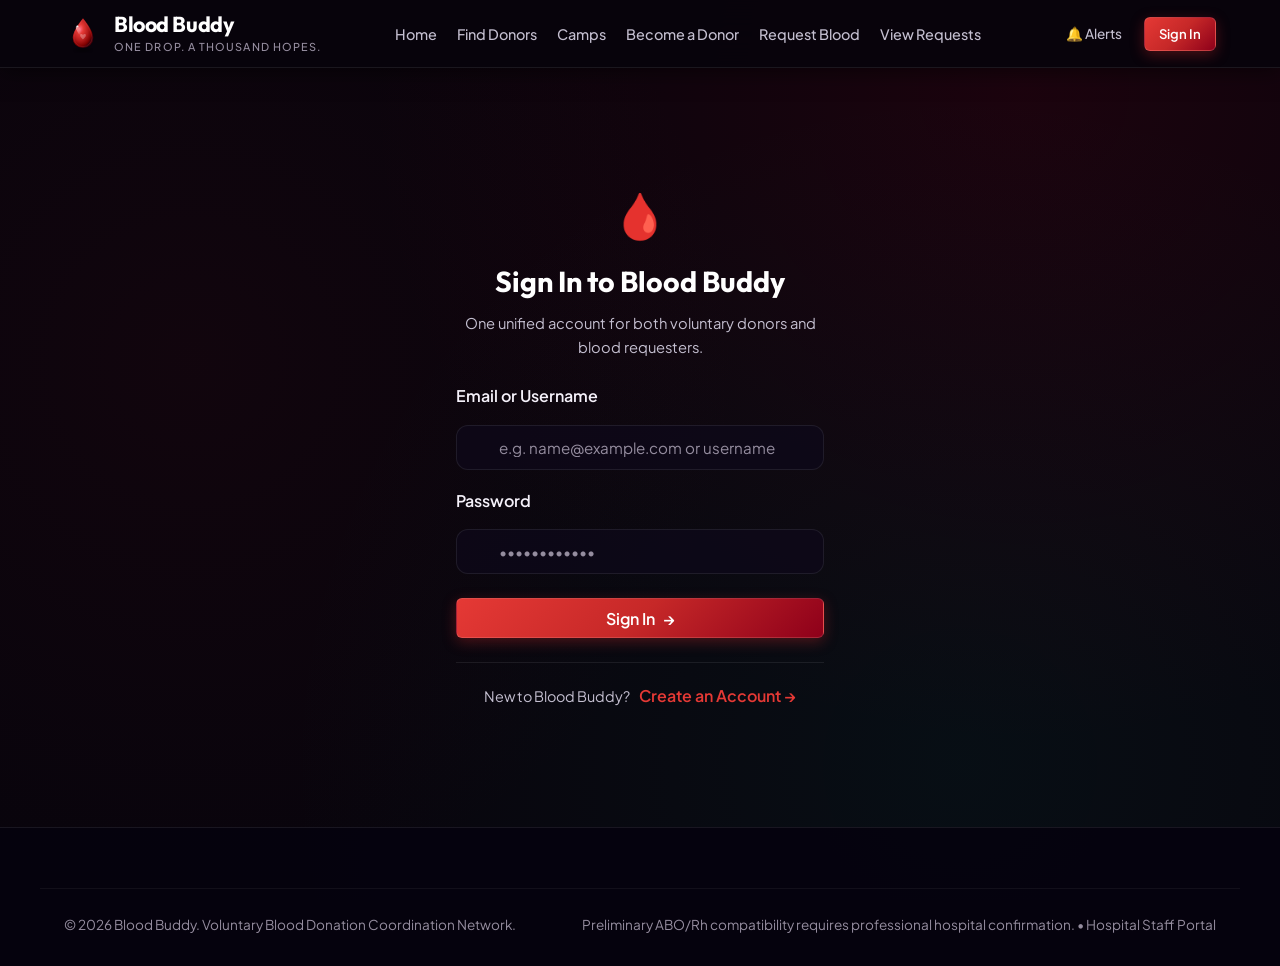
<file: login.html>
<!DOCTYPE html>
<html lang="en">
<head>
  <meta charset="UTF-8">
  <meta name="viewport" content="width=device-width, initial-scale=1.0">
  <title>Sign In — Blood Buddy</title>
  <meta name="description" content="Sign in to your Blood Buddy account to manage donations, request blood, and coordinate live assistance.">
  <link rel="icon" type="image/svg+xml" href="static/images/logo.svg">
  <link rel="stylesheet" href="static/css/style.css">
</head>
<body>
  <header class="header" id="navbar">
    <div class="container nav-container">
      <a href="./" class="brand" aria-label="Blood Buddy Home">
        <div class="brand-logo-wrap"><img src="static/images/logo.svg" alt="Blood Buddy" width="38" height="38"></div>
        <div class="brand-text"><span class="brand-name">Blood Buddy</span><span class="brand-tagline-sub">One Drop. A Thousand Hopes.</span></div>
      </a>
      <nav aria-label="Main Navigation">
        <ul class="nav-links">
          <li><a href="/dashboard" class="nav-link">Home</a></li>
          <li><a href="/find-donors" class="nav-link">Find Donors</a></li>
          <li><a href="/camps" class="nav-link">Camps</a></li>
          <li><a href="/become-donor" class="nav-link">Become a Donor</a></li>
          <li><a href="/request-blood" class="nav-link">Request Blood</a></li>
          <li><a href="/view-requests" class="nav-link">View Requests</a></li>
        </ul>
      </nav>
      <div class="nav-actions">
        <a href="/notifications" class="nav-utility-link" title="View Notifications">
          <span>🔔 Alerts</span>
        </a>
        <a href="/login" class="btn btn-primary btn-sm">Sign In</a>
      </div>
    </div>
  </header>

  <main class="profile-main">
    <div class="container" style="max-width: 480px;">
      <div class="auth-card glass-panel" style="padding: 38px 32px; margin-top: 24px; border-radius: var(--radius-lg);">
        <div style="text-align: center; margin-bottom: 24px;">
          <div style="font-size: 2.8rem; margin-bottom: 8px;">🩸</div>
          <h1 style="font-size: 1.8rem; margin: 0 0 8px; color: var(--text-white); font-family: var(--font-heading);">Sign In to Blood Buddy</h1>
          <p style="color: var(--text-secondary); font-size: 0.92rem; margin: 0;">One unified account for both voluntary donors and blood requesters.</p>
        </div>

        <form method="POST" action="/login" class="auth-form">
          <div class="form-group" style="margin-bottom: 18px;">
            <label for="identifier" style="display: block; font-weight: 600; margin-bottom: 8px; color: var(--text-primary);">Email or Username</label>
            <div class="input-wrap">
              <input type="text" id="identifier" name="identifier" required class="form-control" placeholder="e.g. name@example.com or username" autocomplete="username" style="width: 100%;">
            </div>
          </div>

          <div class="form-group" style="margin-bottom: 24px;">
            <label for="password" style="display: block; font-weight: 600; margin-bottom: 8px; color: var(--text-primary);">Password</label>
            <div class="input-wrap">
              <input type="password" id="password" name="password" required class="form-control" placeholder="••••••••••••" autocomplete="current-password" style="width: 100%;">
            </div>
          </div>

          <button type="submit" class="btn btn-primary" style="width: 100%; justify-content: center; padding: 14px; font-size: 1rem;">
            <span>Sign In</span>
            <span class="btn-icon">→</span>
          </button>
        </form>

        <div style="text-align: center; margin-top: 24px; padding-top: 20px; border-top: 1px solid var(--border-glass);">
          <span style="color: var(--text-secondary); font-size: 0.9rem;">New to Blood Buddy?</span>
          <a href="/register" style="color: var(--neon-coral); font-weight: 600; text-decoration: none; margin-left: 6px;">Create an Account →</a>
        </div>
      </div>
    </div>
  </main>

  <footer class="footer">
    <div class="container footer-bottom">
      <div>&copy; 2026 Blood Buddy. Voluntary Blood Donation Coordination Network.</div>
      <div>Preliminary ABO/Rh compatibility requires professional hospital confirmation. &bull; <a href="/admin/login" style="color: var(--text-muted); text-decoration: none;">Hospital Staff Portal</a></div>
    </div>
  </footer>
</body>
</html>
</file>
<file: static/css/style.css>
/* ==========================================================================
   BLOOD BUDDY - Modern Healthcare Design System
   Palette: Deep Burgundy-Black & Midnight Navy, Ruby Red, Restrained Teal
   Clean Typography • Accessible Contrast • Realistic Soft Shadows
   ========================================================================== */

@import url('https://fonts.googleapis.com/css2?family=Outfit:wght@400;500;600;700;800&family=Plus+Jakarta+Sans:wght@400;500;600;700&display=swap');

:root {
  /* Surfaces: Deep Burgundy-Black & Midnight Navy */
  --bg-midnight: #08040C;
  --bg-deep: #0D0814;
  --bg-surface: #140D20;
  --bg-card: rgba(22, 14, 34, 0.82);
  --bg-card-hover: rgba(32, 20, 48, 0.92);
  --bg-glass: rgba(255, 255, 255, 0.04);
  --bg-input: rgba(18, 12, 28, 0.92);

  /* Primary Accent: Rich Ruby Red */
  --crimson: #C62828;
  --ruby-red: #D32F2F;
  --ruby-hover: #E53935;
  --ruby-dark: #8E001A;
  --neon-coral: #E53935; /* mapped to rich ruby-coral for backwards compatibility */

  /* Secondary Accent: Restrained Healthcare Teal (Confirmation & Success) */
  --teal-main: #00897B;
  --teal-soft: #26A69A;
  --teal-light: #80CBC4;
  --teal-surface: rgba(0, 137, 123, 0.12);
  --mint: #00897B;
  --mint-light: #26A69A;

  /* Restrained Accents */
  --icy-blue: #9FA8DA;
  --icy-blue-soft: #80CBC4;
  --hot-pink: #C2185B;

  /* Gradients */
  --grad-blood: linear-gradient(135deg, #E53935 0%, #C62828 50%, #8E001A 100%);
  --grad-teal: linear-gradient(135deg, #26A69A 0%, #00897B 100%);
  --grad-subtle-ruby: linear-gradient(135deg, rgba(211, 47, 47, 0.15) 0%, rgba(142, 0, 26, 0.08) 100%);

  /* Typography */
  --font-heading: 'Outfit', -apple-system, BlinkMacSystemFont, 'Segoe UI', Roboto, sans-serif;
  --font-body: 'Plus Jakarta Sans', -apple-system, BlinkMacSystemFont, 'Segoe UI', Roboto, sans-serif;

  /* Text Colors: Clean White & Soft Gray-Lavender */
  --text-white: #FFFFFF;
  --text-primary: #F5F1FA;
  --text-secondary: #C4BFD0;
  --text-muted: #958D9F;

  /* Borders & Shadows: Low-Contrast & Soft Realistic */
  --border-glass: rgba(255, 255, 255, 0.08);
  --border-active: rgba(211, 47, 47, 0.45);
  --shadow-sm: 0 4px 14px rgba(0, 0, 0, 0.35);
  --shadow-md: 0 8px 24px rgba(0, 0, 0, 0.45);
  --shadow-lg: 0 16px 36px rgba(0, 0, 0, 0.55);
  --shadow-glow-red: 0 4px 18px rgba(198, 40, 40, 0.32);
  --shadow-glow-card: 0 10px 28px rgba(0, 0, 0, 0.45);

  /* Layout */
  --radius-sm: 6px;
  --radius-md: 12px;
  --radius-lg: 18px;
  --radius-full: 9999px;
  --container-width: 1200px;
}

/* Base Reset */
*, *::before, *::after {
  box-sizing: border-box;
  margin: 0;
  padding: 0;
}

html {
  scroll-behavior: smooth;
  font-size: 16px;
}

body {
  font-family: var(--font-body);
  background-color: var(--bg-midnight);
  color: var(--text-primary);
  line-height: 1.6;
  min-height: 100vh;
  overflow-x: hidden;
  position: relative;
  background-image: 
    radial-gradient(circle at 80% 10%, rgba(142, 0, 26, 0.15) 0%, transparent 50%),
    radial-gradient(circle at 15% 40%, rgba(100, 15, 25, 0.10) 0%, transparent 45%),
    radial-gradient(circle at 75% 85%, rgba(0, 137, 123, 0.08) 0%, transparent 55%);
  background-attachment: fixed;
}

a {
  color: inherit;
  text-decoration: none;
}

button {
  font-family: inherit;
  cursor: pointer;
  border: none;
  outline: none;
  background: none;
}

:focus-visible {
  outline: 2px solid var(--ruby-red);
  outline-offset: 3px;
}

.visually-hidden {
  position: absolute;
  width: 1px;
  height: 1px;
  padding: 0;
  margin: -1px;
  overflow: hidden;
  clip: rect(0, 0, 0, 0);
  border: 0;
}

.container {
  max-width: var(--container-width);
  margin: 0 auto;
  padding: 0 24px;
}

/* ==========================================================================
   NAVIGATION BAR - Clean Horizontal Layout
   ========================================================================== */
.header {
  position: sticky;
  top: 0;
  left: 0;
  right: 0;
  z-index: 1000;
  padding: 12px 0;
  background: rgba(8, 4, 12, 0.95);
  backdrop-filter: blur(18px);
  -webkit-backdrop-filter: blur(18px);
  border-bottom: 1px solid var(--border-glass);
  box-shadow: 0 4px 20px rgba(0, 0, 0, 0.5);
}

.nav-container {
  display: flex;
  align-items: center;
  justify-content: space-between;
  gap: 16px;
  flex-wrap: nowrap;
}

/* Left: Blood Drop Logo & Wordmark */
.brand {
  display: flex;
  align-items: center;
  gap: 12px;
  flex-shrink: 0;
  text-decoration: none;
}

.brand-logo-wrap {
  width: 38px;
  height: 38px;
  display: flex;
  align-items: center;
  justify-content: center;
  transition: transform 0.25s ease;
}

.brand:hover .brand-logo-wrap {
  transform: scale(1.05);
}

.brand-logo-wrap img {
  width: 100%;
  height: 100%;
  object-fit: contain;
}

.brand-text {
  display: flex;
  flex-direction: column;
}

.brand-name {
  font-family: var(--font-heading);
  font-weight: 700;
  font-size: 1.35rem;
  letter-spacing: -0.02em;
  color: var(--text-white);
  line-height: 1.15;
}

.brand-tagline-sub {
  font-size: 0.68rem;
  text-transform: uppercase;
  letter-spacing: 0.10em;
  color: var(--text-muted);
  font-weight: 500;
  margin-top: 1px;
}

/* Middle: Main Navigation Links */
.nav-links {
  display: flex;
  align-items: center;
  gap: 16px;
  list-style: none;
  margin: 0;
  padding: 0;
  white-space: nowrap;
}

.nav-link {
  font-size: 0.90rem;
  font-weight: 500;
  color: var(--text-secondary);
  transition: color 0.2s ease;
  position: relative;
  padding: 6px 2px;
  text-decoration: none;
}

.nav-link:hover,
.nav-link.active-nav {
  color: var(--text-white);
}

.nav-link::after {
  content: '';
  position: absolute;
  bottom: 0;
  left: 0;
  width: 0;
  height: 2px;
  background: var(--ruby-red);
  transition: width 0.25s ease;
  border-radius: var(--radius-full);
}

.nav-link:hover::after,
.nav-link.active-nav::after {
  width: 100%;
}

/* Right: Utility & Secondary Actions */
.nav-actions {
  display: flex;
  align-items: center;
  gap: 10px;
  flex-shrink: 0;
}

.nav-utility-link {
  font-size: 0.85rem;
  font-weight: 500;
  color: var(--text-secondary);
  padding: 7px 12px;
  border-radius: var(--radius-sm);
  transition: all 0.2s ease;
  display: inline-flex;
  align-items: center;
  gap: 6px;
  text-decoration: none;
}

.nav-utility-link:hover {
  color: var(--text-white);
  background: rgba(255, 255, 255, 0.05);
}

/* Standardized Availability Badges */
.badge-availability {
  display: inline-flex;
  align-items: center;
  gap: 6px;
  padding: 4px 10px;
  border-radius: 9999px;
  font-size: 0.78rem;
  font-weight: 600;
  line-height: 1.2;
}

.badge-status-available {
  background: rgba(16, 185, 129, 0.15);
  color: #10b981;
  border: 1px solid rgba(16, 185, 129, 0.35);
}

.badge-status-unavailable {
  background: rgba(245, 158, 11, 0.15);
  color: #f59e0b;
  border: 1px solid rgba(245, 158, 11, 0.35);
}

.badge-status-none {
  background: rgba(148, 163, 184, 0.15);
  color: #94a3b8;
  border: 1px solid rgba(148, 163, 184, 0.30);
}

.notif-badge {
  display: inline-flex;
  align-items: center;
  justify-content: center;
  min-width: 18px;
  height: 18px;
  padding: 0 5px;
  background: var(--ruby-red);
  color: #FFFFFF;
  font-size: 0.72rem;
  font-weight: 700;
  border-radius: var(--radius-full);
  margin-left: 4px;
}

/* ==========================================================================
   BUTTONS & CTAs - Consistent Heights & Proportions
   ========================================================================== */
.btn {
  display: inline-flex;
  align-items: center;
  justify-content: center;
  gap: 8px;
  height: 40px;
  padding: 0 20px;
  font-size: 0.90rem;
  font-weight: 600;
  border-radius: var(--radius-sm);
  transition: all 0.25s ease;
  position: relative;
  text-decoration: none;
  white-space: nowrap;
}

.btn-sm {
  height: 34px;
  padding: 0 14px;
  font-size: 0.82rem;
}

.btn-primary {
  background: var(--grad-blood);
  color: #FFFFFF;
  box-shadow: 0 4px 14px rgba(198, 40, 40, 0.35);
  border: 1px solid rgba(255, 255, 255, 0.12);
}

.btn-primary:hover {
  background: linear-gradient(135deg, #EF5350 0%, #D32F2F 50%, #9A0007 100%);
  transform: translateY(-1px);
  box-shadow: 0 6px 20px rgba(198, 40, 40, 0.48);
  color: #FFFFFF;
}

.btn-secondary {
  background: rgba(255, 255, 255, 0.05);
  color: var(--text-primary);
  border: 1px solid var(--border-glass);
}

.btn-secondary:hover {
  background: rgba(255, 255, 255, 0.08);
  border-color: rgba(255, 255, 255, 0.18);
  color: var(--text-white);
  transform: translateY(-1px);
}

.btn-teal {
  background: var(--grad-teal);
  color: #FFFFFF;
  box-shadow: 0 4px 14px rgba(0, 137, 123, 0.3);
  border: 1px solid rgba(255, 255, 255, 0.12);
}

.btn-teal:hover {
  transform: translateY(-1px);
  box-shadow: 0 6px 18px rgba(0, 137, 123, 0.45);
  color: #FFFFFF;
}

.btn-icon {
  display: inline-flex;
  transition: transform 0.2s ease;
}

.btn:hover .btn-icon {
  transform: translateX(3px);
}

/* Validation Alert Banner */
.validation-alert-banner {
  background: rgba(211, 47, 47, 0.12);
  border: 1px solid rgba(211, 47, 47, 0.35);
  border-radius: var(--radius-sm);
  padding: 12px 18px;
  margin-bottom: 20px;
  display: flex;
  align-items: center;
  gap: 10px;
  color: #FFCDD2;
  font-size: 0.90rem;
}

/* ==========================================================================
   HERO SECTION - Two-Column Balanced Healthcare Hero
   ========================================================================== */
.hero {
  min-height: 88vh;
  padding-top: 110px;
  padding-bottom: 60px;
  display: flex;
  align-items: center;
  position: relative;
}

.hero-grid {
  display: grid;
  grid-template-columns: 1.05fr 0.95fr;
  align-items: center;
  gap: 44px;
}

.hero-content {
  position: relative;
  z-index: 2;
}

/* Small Location / Community Label */
.hero-label {
  display: inline-flex;
  align-items: center;
  gap: 8px;
  padding: 5px 14px;
  background: rgba(211, 47, 47, 0.10);
  border: 1px solid rgba(211, 47, 47, 0.25);
  border-radius: var(--radius-full);
  font-size: 0.80rem;
  font-weight: 600;
  color: #FFCDD2;
  margin-bottom: 20px;
}

.hero-label-dot {
  width: 7px;
  height: 7px;
  border-radius: 50%;
  background: var(--ruby-red);
}

/* Hero Title with Restrained Ruby Emphasis */
.hero-title {
  font-family: var(--font-heading);
  font-size: 3.4rem;
  font-weight: 800;
  line-height: 1.15;
  letter-spacing: -0.025em;
  margin-bottom: 20px;
  color: var(--text-white);
}

.hero-title .highlight-red {
  color: #E53935;
  background: linear-gradient(135deg, #FF6B81 0%, #E53935 50%, #C62828 100%);
  -webkit-background-clip: text;
  -webkit-text-fill-color: transparent;
}

.hero-lead {
  font-size: 1.08rem;
  line-height: 1.65;
  color: var(--text-secondary);
  max-width: 560px;
  margin-bottom: 30px;
}

.hero-lead strong {
  color: var(--text-white);
  font-weight: 600;
}

.hero-actions {
  display: flex;
  align-items: center;
  gap: 16px;
  margin-bottom: 36px;
  flex-wrap: wrap;
}

/* Orderly Info Strip (Truthful Data, Clean Orderly Layout) */
.hero-info-strip {
  display: grid;
  grid-template-columns: repeat(3, 1fr);
  gap: 14px;
  padding: 16px 20px;
  background: rgba(22, 14, 34, 0.70);
  border: 1px solid var(--border-glass);
  border-radius: var(--radius-md);
  backdrop-filter: blur(12px);
  max-width: 560px;
}

.info-strip-item {
  display: flex;
  flex-direction: column;
}

.info-strip-value {
  font-family: var(--font-heading);
  font-size: 1.25rem;
  font-weight: 700;
  color: var(--text-white);
  line-height: 1.2;
}

.info-strip-label {
  font-size: 0.76rem;
  color: var(--text-muted);
  font-weight: 500;
  margin-top: 3px;
}

/* ==========================================================================
   HERO RIGHT - Genuine 3D Blood Droplet Illustration
   ========================================================================== */
.hero-visual {
  position: relative;
  display: flex;
  align-items: center;
  justify-content: center;
}

.visual-canvas {
  position: relative;
  width: 100%;
  max-width: 580px;
  display: flex;
  flex-direction: column;
  align-items: center;
  justify-content: center;
}

.ambient-glow-circle {
  position: absolute;
  width: 500px;
  height: 500px;
  background: radial-gradient(circle, rgba(160, 20, 35, 0.20) 0%, rgba(90, 6, 18, 0.08) 50%, transparent 72%);
  border-radius: 50%;
  filter: blur(60px);
  pointer-events: none;
  z-index: 1;
  transition: transform 0.2s cubic-bezier(0.2, 0, 0, 1), opacity 0.2s cubic-bezier(0.2, 0, 0, 1);
}

/* Subtle Elliptical Orbit Lines behind heart */
.hero-orbits-wrap {
  position: absolute;
  width: 560px;
  height: 560px;
  pointer-events: none;
  z-index: 2;
  display: flex;
  align-items: center;
  justify-content: center;
  opacity: 0.40;
}

.hero-orbit-svg {
  width: 100%;
  height: 100%;
  overflow: visible;
}

.orbit-ellipse {
  transform-origin: 300px 300px;
  vector-effect: non-scaling-stroke;
}

.orbit-1 {
  animation: orbitRotateSlow1 65s linear infinite;
}

.orbit-2 {
  animation: orbitRotateSlow2 80s linear infinite reverse;
}

@keyframes orbitRotateSlow1 {
  0% { transform: rotate(-22deg); }
  100% { transform: rotate(338deg); }
}

@keyframes orbitRotateSlow2 {
  0% { transform: rotate(26deg); }
  100% { transform: rotate(-334deg); }
}

/* Glowing ECG Heartbeat Line spanning horizontally behind the heart */
.hero-ecg-wrap {
  position: absolute;
  top: 56%;
  left: 50%;
  transform: translate(-50%, -50%);
  width: 640px;
  height: 130px;
  pointer-events: none;
  z-index: 2;
  mask-image: radial-gradient(ellipse 260px 190px at 50% 50%, rgba(0, 0, 0, 0.15) 0%, rgba(0, 0, 0, 0.55) 55%, rgba(0, 0, 1, 1) 85%);
  -webkit-mask-image: radial-gradient(ellipse 260px 190px at 50% 50%, rgba(0, 0, 0, 0.15) 0%, rgba(0, 0, 0, 0.55) 55%, rgba(0, 0, 1, 1) 85%);
}

.hero-ecg-svg {
  width: 100%;
  height: 100%;
  overflow: visible;
}

.ecg-base-line {
  opacity: 0.35;
  filter: drop-shadow(0 0 5px rgba(198, 40, 40, 0.35));
}

.ecg-pulse-trace {
  stroke-dasharray: 130 570;
  animation: ecgPulseFlow 2.1s cubic-bezier(0.4, 0, 0.2, 1) infinite;
  opacity: 0.65;
}

@keyframes ecgPulseFlow {
  0% {
    stroke-dashoffset: 700;
    opacity: 0.25;
  }
  15% {
    opacity: 0.80;
  }
  85% {
    opacity: 0.70;
  }
  100% {
    stroke-dashoffset: -700;
    opacity: 0.20;
  }
}

/* Central Realistic 3D Human Heart Centerpiece (380-460px Balanced Desktop Range) */
.heart-3d-hero-container {
  position: relative;
  width: 440px;
  height: 480px;
  display: flex;
  align-items: center;
  justify-content: center;
  user-select: none;
  z-index: 4;
}

.heart-canvas {
  width: 100%;
  height: 100%;
  display: block;
  opacity: 0;
  transition: opacity 0.5s ease-in-out;
  filter: drop-shadow(0 14px 28px rgba(160, 15, 30, 0.28));
}

.heart-fallback {
  position: absolute;
  top: 0;
  left: 0;
  width: 100%;
  height: 100%;
  display: none;
  opacity: 0;
  align-items: center;
  justify-content: center;
  transition: opacity 0.4s ease;
  pointer-events: none;
  z-index: 4;
}

.heart-fallback-img {
  width: 100%;
  height: 100%;
  object-fit: contain;
  filter: drop-shadow(0 18px 36px rgba(0, 0, 0, 0.7));
}

.heart-loader {
  position: absolute;
  width: 48px;
  height: 48px;
  display: flex;
  align-items: center;
  justify-content: center;
  pointer-events: none;
  transition: opacity 0.3s ease;
  z-index: 5;
}

.heart-pulse-spinner {
  width: 36px;
  height: 36px;
  border-radius: 50%;
  border: 3px solid rgba(229, 57, 53, 0.2);
  border-top-color: var(--ruby-red);
  animation: heartSpin 0.9s cubic-bezier(0.5, 0, 0.5, 1) infinite;
}

@keyframes heartSpin {
  0% { transform: rotate(0deg); }
  100% { transform: rotate(360deg); }
}

.blood-drop-hero-container {
  position: relative;
  width: 480px;
  height: 520px;
  display: flex;
  align-items: center;
  justify-content: center;
  user-select: none;
  z-index: 4;
}

.blood-drop-hero-img {
  width: 100%;
  height: 100%;
  object-fit: contain;
  filter: drop-shadow(0 16px 36px rgba(229, 57, 53, 0.32));
  animation: cardiacDoubleBeat 1.08s cubic-bezier(0.4, 0, 0.2, 1) infinite;
}

@keyframes cardiacDoubleBeat {
  0% { transform: scale(1); filter: drop-shadow(0 16px 36px rgba(229, 57, 53, 0.32)); }
  14% { transform: scale(1.065); filter: drop-shadow(0 20px 42px rgba(229, 57, 53, 0.55)); }
  20% { transform: scale(1.01); filter: drop-shadow(0 16px 36px rgba(229, 57, 53, 0.35)); }
  30% { transform: scale(1.04); filter: drop-shadow(0 18px 38px rgba(229, 57, 53, 0.48)); }
  40% { transform: scale(1); filter: drop-shadow(0 16px 36px rgba(229, 57, 53, 0.32)); }
  100% { transform: scale(1); filter: drop-shadow(0 16px 36px rgba(229, 57, 53, 0.32)); }
}

.hero-system-status {
  margin-top: 14px;
  display: inline-flex;
  align-items: center;
  gap: 8px;
  padding: 6px 16px;
  background: rgba(22, 14, 34, 0.85);
  border: 1px solid var(--border-glass);
  border-radius: var(--radius-full);
  font-size: 0.80rem;
  color: var(--text-secondary);
  box-shadow: var(--shadow-sm);
}

.status-indicator {
  width: 8px;
  height: 8px;
  border-radius: 50%;
  background: var(--teal-main);
  box-shadow: 0 0 6px var(--teal-main);
}

/* Fallback & Helper Classes */
.glass-card {
  background: var(--bg-card);
  backdrop-filter: blur(14px);
  border: 1px solid var(--border-glass);
  border-radius: var(--radius-md);
  padding: 14px 18px;
  box-shadow: var(--shadow-sm);
}


/* ==========================================================================
   QUICK-ACTION CARDS (STAGE 2)
   ========================================================================== */
.quick-actions-section {
  padding: 90px 0 60px;
}

.action-cards-grid {
  display: grid;
  grid-template-columns: repeat(4, 1fr);
  gap: 24px;
}

.action-card {
  background: var(--bg-card);
  backdrop-filter: blur(16px);
  -webkit-backdrop-filter: blur(16px);
  border: 1px solid var(--border-glass);
  border-radius: var(--radius-lg);
  padding: 30px 24px;
  display: flex;
  flex-direction: column;
  transition: all 0.35s cubic-bezier(0.16, 1, 0.3, 1);
  position: relative;
}

.action-card:hover {
  transform: translateY(-8px);
  background: var(--bg-card-hover);
  border-color: rgba(255, 87, 87, 0.4);
  box-shadow: 0 16px 40px rgba(0, 0, 0, 0.55), 0 0 25px rgba(217, 4, 41, 0.2);
}

.action-card.highlight-action {
  border-color: rgba(255, 87, 87, 0.35);
  background: linear-gradient(180deg, rgba(38, 20, 60, 0.7) 0%, rgba(24, 14, 46, 0.7) 100%);
}

.action-card-header {
  display: flex;
  align-items: center;
  justify-content: space-between;
  margin-bottom: 20px;
}

.action-icon-box {
  width: 50px;
  height: 50px;
  border-radius: 14px;
  display: flex;
  align-items: center;
  justify-content: center;
  font-size: 1.45rem;
}

.badge-stage {
  font-size: 0.72rem;
  font-weight: 700;
  text-transform: uppercase;
  letter-spacing: 0.08em;
  padding: 4px 10px;
  border-radius: var(--radius-full);
  background: rgba(255, 255, 255, 0.06);
  color: var(--icy-blue);
  border: 1px solid rgba(0, 240, 255, 0.2);
}

.action-card-title {
  font-family: var(--font-heading);
  font-size: 1.3rem;
  font-weight: 700;
  color: var(--text-white);
  margin-bottom: 10px;
}

.action-card-desc {
  font-size: 0.9rem;
  color: var(--text-secondary);
  line-height: 1.55;
  margin-bottom: 24px;
  flex-grow: 1;
}

.action-card-btn {
  width: 100%;
  padding: 11px 18px;
  font-size: 0.88rem;
  text-align: center;
}

/* ==========================================================================
   BLOOD GROUP SELECTOR (SERVER-SIDE SUBMISSION)
   ========================================================================== */
.compat-section {
  padding: 80px 0;
  position: relative;
}

.section-head {
  text-align: center;
  max-width: 680px;
  margin: 0 auto 48px;
}

.section-tag {
  display: inline-block;
  font-size: 0.8rem;
  font-weight: 700;
  text-transform: uppercase;
  letter-spacing: 0.12em;
  color: var(--icy-blue);
  margin-bottom: 12px;
}

.section-title {
  font-family: var(--font-heading);
  font-size: 2.5rem;
  font-weight: 800;
  letter-spacing: -0.02em;
  color: var(--text-white);
  margin-bottom: 16px;
}

.section-desc {
  font-size: 1.05rem;
  color: var(--text-secondary);
}

.compat-card {
  background: var(--bg-card);
  backdrop-filter: blur(20px);
  -webkit-backdrop-filter: blur(20px);
  border: 1px solid var(--border-glass);
  border-radius: var(--radius-lg);
  padding: 40px;
  box-shadow: var(--shadow-glow-card);
  max-width: 980px;
  margin: 0 auto;
}

.blood-selector-fieldset {
  border: none;
  padding: 0;
  margin: 0;
}

.blood-cards-grid {
  display: grid;
  grid-template-columns: repeat(8, 1fr);
  gap: 12px;
  margin-bottom: 36px;
}

.blood-card-btn {
  background: var(--bg-glass);
  border: 1px solid var(--border-glass);
  border-radius: var(--radius-md);
  padding: 16px 8px;
  display: flex;
  flex-direction: column;
  align-items: center;
  justify-content: center;
  gap: 6px;
  transition: all 0.25s ease;
  cursor: pointer;
  width: 100%;
}

.blood-card-badge {
  font-family: var(--font-heading);
  font-size: 1.35rem;
  font-weight: 800;
  color: var(--text-white);
}

.blood-card-label {
  font-size: 0.72rem;
  font-weight: 600;
  text-transform: uppercase;
  letter-spacing: 0.06em;
  color: var(--text-muted);
}

.blood-card-btn:hover {
  transform: translateY(-4px);
  border-color: rgba(255, 87, 87, 0.45);
  background: rgba(255, 255, 255, 0.08);
}

.blood-card-btn:hover .blood-card-badge {
  color: var(--neon-coral);
}

.blood-card-btn.active {
  background: var(--grad-blood);
  border-color: rgba(255, 255, 255, 0.4);
  box-shadow: 0 0 25px rgba(217, 4, 41, 0.65);
  transform: translateY(-5px);
}

.blood-card-btn.active .blood-card-badge {
  color: #FFFFFF;
}

.blood-card-btn.active .blood-card-label {
  color: #FFE5E5;
  font-weight: 700;
}

/* Server Processed Results */
.selected-group-banner {
  display: flex;
  align-items: center;
  justify-content: space-between;
  padding-bottom: 18px;
  margin-bottom: 24px;
  border-bottom: 1px solid var(--border-glass);
  flex-wrap: wrap;
  gap: 12px;
}

.banner-pill {
  font-size: 0.76rem;
  font-weight: 700;
  text-transform: uppercase;
  letter-spacing: 0.1em;
  padding: 4px 12px;
  border-radius: var(--radius-full);
  background: rgba(6, 214, 160, 0.12);
  color: var(--mint-light);
  border: 1px solid rgba(6, 214, 160, 0.25);
}

.banner-title {
  font-family: var(--font-heading);
  font-size: 1.4rem;
  font-weight: 700;
  color: var(--text-white);
}

.banner-highlight {
  color: var(--neon-coral);
  font-size: 1.6rem;
}

.compat-results-grid {
  display: grid;
  grid-template-columns: 1fr 1fr;
  gap: 24px;
  margin-bottom: 24px;
}

.compat-box {
  background: rgba(12, 6, 22, 0.75);
  border: 1px solid var(--border-glass);
  border-radius: var(--radius-md);
  padding: 22px;
}

.compat-box-header {
  display: flex;
  align-items: center;
  gap: 12px;
  margin-bottom: 16px;
}

.compat-badge-icon {
  width: 32px;
  height: 32px;
  border-radius: 8px;
  display: flex;
  align-items: center;
  justify-content: center;
  font-size: 1rem;
}

.compat-box-title {
  font-family: var(--font-heading);
  font-size: 1.12rem;
  font-weight: 700;
  color: var(--text-white);
}

.blood-tags-list {
  display: flex;
  flex-wrap: wrap;
  gap: 10px;
}

.blood-tag {
  display: inline-block;
  padding: 6px 14px;
  border-radius: var(--radius-full);
  font-size: 0.9rem;
  font-weight: 700;
  font-family: var(--font-heading);
}

.blood-tag.give {
  background: rgba(255, 87, 87, 0.15);
  color: var(--neon-coral);
  border: 1px solid rgba(255, 87, 87, 0.35);
}

.blood-tag.receive {
  background: rgba(0, 240, 255, 0.15);
  color: var(--icy-blue);
  border: 1px solid rgba(0, 240, 255, 0.35);
}

.compat-summary-box {
  background: rgba(0, 240, 255, 0.05);
  border: 1px dashed rgba(0, 240, 255, 0.25);
  border-radius: var(--radius-md);
  padding: 16px 20px;
  display: flex;
  align-items: flex-start;
  gap: 14px;
}

.summary-icon {
  font-size: 1.2rem;
  line-height: 1.4;
}

.compat-summary-text {
  font-size: 0.94rem;
  color: var(--text-primary);
  line-height: 1.6;
}

/* ==========================================================================
   DEMONSTRATION DONORS SECTION (RAJAHMUNDRY)
   ========================================================================== */
.donors-section {
  padding: 80px 0 100px;
}

.demo-disclaimer-card {
  background: rgba(255, 87, 87, 0.08);
  border: 1px solid rgba(255, 87, 87, 0.3);
  border-radius: var(--radius-md);
  padding: 16px 22px;
  display: flex;
  align-items: flex-start;
  gap: 14px;
  margin-bottom: 36px;
  font-size: 0.9rem;
  color: #FFA5A5;
}

.disclaimer-icon {
  font-size: 1.3rem;
  line-height: 1.2;
}

.disclaimer-content strong {
  display: block;
  color: #FFFFFF;
  margin-bottom: 4px;
  font-size: 0.95rem;
}

.donors-grid {
  display: grid;
  grid-template-columns: repeat(4, 1fr);
  gap: 22px;
}

.donor-card {
  background: var(--bg-card);
  backdrop-filter: blur(14px);
  -webkit-backdrop-filter: blur(14px);
  border: 1px solid var(--border-glass);
  border-radius: var(--radius-md);
  padding: 22px 20px;
  display: flex;
  flex-direction: column;
  transition: all 0.3s ease;
}

.donor-card:hover {
  transform: translateY(-4px);
  background: var(--bg-card-hover);
  border-color: rgba(0, 240, 255, 0.35);
  box-shadow: 0 12px 30px rgba(0, 0, 0, 0.4);
}

.donor-card.match-card {
  border-color: rgba(255, 87, 87, 0.55);
  background: linear-gradient(180deg, rgba(45, 20, 68, 0.8) 0%, rgba(26, 14, 46, 0.8) 100%);
  box-shadow: 0 10px 30px rgba(217, 4, 41, 0.25);
}

.donor-card-top {
  display: flex;
  align-items: center;
  justify-content: space-between;
  margin-bottom: 14px;
}

.donor-avatar {
  width: 44px;
  height: 44px;
  border-radius: 50%;
  background: linear-gradient(135deg, #FF4081 0%, #7B1FA2 100%);
  display: flex;
  align-items: center;
  justify-content: center;
  font-family: var(--font-heading);
  font-size: 1.2rem;
  font-weight: 700;
  color: #FFFFFF;
}

.donor-group-badge {
  font-family: var(--font-heading);
  font-size: 1.15rem;
  font-weight: 800;
  padding: 4px 14px;
  border-radius: var(--radius-full);
  background: rgba(255, 255, 255, 0.08);
  color: var(--text-white);
  border: 1px solid var(--border-glass);
}

.donor-group-badge.badge-exact {
  background: var(--grad-blood);
  color: #FFFFFF;
  border-color: transparent;
  box-shadow: 0 0 15px rgba(217, 4, 41, 0.5);
}

.donor-card-body {
  flex-grow: 1;
}

.donor-name {
  font-family: var(--font-heading);
  font-size: 1.1rem;
  font-weight: 700;
  color: var(--text-white);
  margin-bottom: 6px;
}

.donor-locality {
  font-size: 0.86rem;
  color: var(--text-secondary);
  margin-bottom: 12px;
}

.donor-meta-row {
  display: flex;
  flex-direction: column;
  gap: 4px;
  margin-bottom: 16px;
}

.donor-badge-tag {
  font-size: 0.75rem;
  font-weight: 600;
  color: var(--mint-light);
}

.donor-last-donated {
  font-size: 0.74rem;
  color: var(--text-muted);
}

.donor-card-footer {
  padding-top: 12px;
  border-top: 1px solid var(--border-glass);
}

.match-status-tag {
  display: inline-block;
  font-size: 0.74rem;
  font-weight: 700;
  padding: 4px 10px;
  border-radius: var(--radius-full);
}

.match-status-tag.exact {
  background: rgba(255, 87, 87, 0.18);
  color: var(--neon-coral);
  border: 1px solid rgba(255, 87, 87, 0.4);
}

.match-status-tag.compatible {
  background: rgba(0, 240, 255, 0.15);
  color: var(--icy-blue);
  border: 1px solid rgba(0, 240, 255, 0.35);
}

.match-status-tag.general {
  background: rgba(255, 255, 255, 0.05);
  color: var(--text-muted);
}

/* ==========================================================================
   HOW IT WORKS SECTION
   ========================================================================== */
.how-it-works {
  padding: 90px 0;
  position: relative;
}

.steps-grid {
  display: grid;
  grid-template-columns: repeat(3, 1fr);
  gap: 32px;
}

.step-card {
  background: var(--bg-card);
  backdrop-filter: blur(16px);
  -webkit-backdrop-filter: blur(16px);
  border: 1px solid var(--border-glass);
  border-radius: var(--radius-lg);
  padding: 36px 28px;
  position: relative;
  transition: all 0.35s ease;
  overflow: hidden;
}

.step-card:hover {
  transform: translateY(-8px);
  border-color: rgba(255, 64, 129, 0.35);
  box-shadow: 0 16px 40px rgba(0, 0, 0, 0.5), 0 0 25px rgba(255, 64, 129, 0.15);
}

.step-number {
  position: absolute;
  top: 20px;
  right: 24px;
  font-family: var(--font-heading);
  font-size: 3.5rem;
  font-weight: 900;
  color: rgba(255, 255, 255, 0.05);
  line-height: 1;
}

.step-icon-wrap {
  width: 58px;
  height: 58px;
  border-radius: 16px;
  display: flex;
  align-items: center;
  justify-content: center;
  font-size: 1.6rem;
  margin-bottom: 24px;
}

.step-icon-1 {
  background: rgba(255, 87, 87, 0.14);
  color: var(--neon-coral);
  border: 1px solid rgba(255, 87, 87, 0.28);
}

.step-icon-2 {
  background: rgba(0, 240, 255, 0.14);
  color: var(--icy-blue);
  border: 1px solid rgba(0, 240, 255, 0.28);
}

.step-icon-3 {
  background: rgba(6, 214, 160, 0.14);
  color: var(--mint-light);
  border: 1px solid rgba(6, 214, 160, 0.28);
}

.step-title {
  font-family: var(--font-heading);
  font-size: 1.35rem;
  font-weight: 700;
  color: var(--text-white);
  margin-bottom: 12px;
}

.step-desc {
  font-size: 0.95rem;
  color: var(--text-secondary);
  line-height: 1.65;
}

/* ==========================================================================
   PLACEHOLDER VIEWS STYLING
   ========================================================================== */
.placeholder-body {
  min-height: 100vh;
  display: flex;
  flex-direction: column;
}

.placeholder-main {
  flex-grow: 1;
  display: flex;
  align-items: center;
  justify-content: center;
  padding-top: 140px;
  padding-bottom: 80px;
}

.placeholder-card {
  background: var(--bg-card);
  backdrop-filter: blur(20px);
  -webkit-backdrop-filter: blur(20px);
  border: 1px solid rgba(255, 87, 87, 0.35);
  border-radius: var(--radius-lg);
  padding: 48px;
  max-width: 720px;
  width: 100%;
  box-shadow: 0 25px 60px rgba(0, 0, 0, 0.7), 0 0 35px rgba(217, 4, 41, 0.2);
}

.stage-badge {
  display: inline-block;
  padding: 6px 16px;
  background: rgba(0, 240, 255, 0.12);
  color: var(--icy-blue);
  border: 1px solid rgba(0, 240, 255, 0.3);
  border-radius: var(--radius-full);
  font-size: 0.8rem;
  font-weight: 700;
  text-transform: uppercase;
  letter-spacing: 0.1em;
  margin-bottom: 20px;
}

.placeholder-title {
  font-family: var(--font-heading);
  font-size: 2.6rem;
  font-weight: 800;
  color: var(--text-white);
  margin-bottom: 16px;
}

.placeholder-desc {
  font-size: 1.1rem;
  color: var(--text-secondary);
  line-height: 1.65;
  margin-bottom: 30px;
}

.info-block {
  background: rgba(12, 6, 22, 0.65);
  border: 1px solid var(--border-glass);
  border-radius: var(--radius-md);
  padding: 24px;
  margin-bottom: 36px;
}

.info-block h4 {
  font-family: var(--font-heading);
  font-size: 1.15rem;
  color: var(--text-white);
  margin-bottom: 14px;
}

.info-block ul {
  padding-left: 20px;
  color: var(--text-secondary);
  display: flex;
  flex-direction: column;
  gap: 8px;
  font-size: 0.95rem;
}

.placeholder-actions {
  display: flex;
  gap: 16px;
  flex-wrap: wrap;
}

/* ==========================================================================
   FOOTER
   ========================================================================== */
.footer {
  border-top: 1px solid var(--border-glass);
  background: rgba(6, 3, 14, 0.96);
  padding: 60px 0 30px;
  position: relative;
}

.footer-top {
  display: grid;
  grid-template-columns: 1.5fr 1fr 1fr 1fr;
  gap: 40px;
  margin-bottom: 50px;
}

.footer-brand-desc {
  font-size: 0.92rem;
  color: var(--text-secondary);
  margin-top: 14px;
  max-width: 320px;
  line-height: 1.6;
}

.footer-col h5 {
  font-family: var(--font-heading);
  font-size: 1.05rem;
  font-weight: 700;
  color: var(--text-white);
  margin-bottom: 18px;
}

.footer-links {
  list-style: none;
  display: flex;
  flex-direction: column;
  gap: 10px;
}

.footer-links a {
  font-size: 0.88rem;
  color: var(--text-muted);
  transition: color 0.2s ease;
}

.footer-links a:hover {
  color: var(--icy-blue);
}

.footer-bottom {
  display: flex;
  align-items: center;
  justify-content: space-between;
  padding-top: 25px;
  border-top: 1px solid rgba(255, 255, 255, 0.05);
  font-size: 0.85rem;
  color: var(--text-muted);
  flex-wrap: wrap;
  gap: 14px;
}

.backend-status-badge {
  display: inline-flex;
  align-items: center;
  gap: 8px;
  padding: 6px 14px;
  border-radius: var(--radius-full);
  background: rgba(6, 214, 160, 0.1);
  border: 1px solid rgba(6, 214, 160, 0.25);
  font-size: 0.78rem;
  color: var(--mint-light);
  font-weight: 600;
}

.status-dot {
  width: 8px;
  height: 8px;
  border-radius: 50%;
  background: var(--mint);
  box-shadow: 0 0 10px var(--mint);
}

/* ==========================================================================
   FIND DONORS DIRECTORY STYLES (STAGE 3)
   ========================================================================== */
.find-donors-main {
  padding-top: 135px;
  padding-bottom: 80px;
  min-height: 85vh;
}

.find-donors-header {
  text-align: center;
  max-width: 780px;
  margin: 0 auto 36px;
}

.find-donors-title {
  font-family: var(--font-heading);
  font-size: 2.85rem;
  font-weight: 800;
  letter-spacing: -0.02em;
  color: var(--text-white);
  margin-top: 10px;
  margin-bottom: 14px;
}

.find-donors-subtitle {
  font-size: 1.1rem;
  color: var(--text-secondary);
  line-height: 1.65;
}

/* Search & Filter Panel */
.search-panel-card {
  background: var(--bg-card);
  backdrop-filter: blur(20px);
  -webkit-backdrop-filter: blur(20px);
  border: 1px solid var(--border-glass);
  border-radius: var(--radius-lg);
  padding: 32px;
  box-shadow: var(--shadow-glow-card);
  margin-bottom: 44px;
}

.search-fields-grid {
  display: grid;
  grid-template-columns: 1.4fr 1fr 1.2fr;
  gap: 20px;
  margin-bottom: 24px;
}

.form-group {
  display: flex;
  flex-direction: column;
  gap: 8px;
}

.form-label {
  font-size: 0.8rem;
  font-weight: 700;
  text-transform: uppercase;
  letter-spacing: 0.08em;
  color: var(--icy-blue);
}

.input-wrap {
  position: relative;
  display: flex;
  align-items: center;
}

.input-icon {
  position: absolute;
  left: 14px;
  color: var(--text-muted);
  font-size: 0.95rem;
  pointer-events: none;
}

.form-control {
  width: 100%;
  background: rgba(14, 8, 26, 0.75);
  border: 1px solid var(--border-glass);
  border-radius: 12px;
  padding: 12px 16px 12px 42px;
  font-family: inherit;
  font-size: 0.95rem;
  color: #FFFFFF;
  transition: all 0.25s ease;
  outline: none;
}

.form-control::placeholder {
  color: var(--text-muted);
}

.form-control:focus {
  border-color: var(--neon-coral);
  box-shadow: 0 0 16px rgba(255, 87, 87, 0.25);
  background: rgba(20, 10, 36, 0.9);
}

.form-select {
  padding-left: 16px;
  cursor: pointer;
  appearance: auto;
}

.form-select option {
  background: #140A24;
  color: #FFFFFF;
}

.search-actions-row {
  display: flex;
  align-items: center;
  justify-content: space-between;
  padding-top: 18px;
  border-top: 1px solid var(--border-glass);
  flex-wrap: wrap;
  gap: 16px;
}

.search-actions-left {
  display: flex;
  align-items: center;
  gap: 14px;
  flex-wrap: wrap;
}

.search-status-counter {
  font-size: 0.92rem;
  color: var(--text-secondary);
}

.search-status-counter strong {
  color: var(--text-white);
}

.filtered-pill {
  display: inline-block;
  padding: 2px 8px;
  border-radius: var(--radius-full);
  background: rgba(255, 87, 87, 0.15);
  color: var(--neon-coral);
  border: 1px solid rgba(255, 87, 87, 0.3);
  font-size: 0.75rem;
  font-weight: 700;
  margin-left: 6px;
}

/* Rich Donor Cards */
.donor-card-rich {
  position: relative;
  border-radius: var(--radius-lg);
  padding: 24px;
}

.donor-id-pill {
  display: inline-block;
  font-size: 0.72rem;
  font-family: monospace;
  font-weight: 700;
  padding: 2px 8px;
  border-radius: 6px;
  background: rgba(255, 255, 255, 0.06);
  color: var(--icy-blue);
  margin-bottom: 8px;
}

.donor-availability-row {
  display: flex;
  align-items: center;
  gap: 8px;
  margin-top: 10px;
  font-size: 0.8rem;
  font-weight: 600;
}

.avail-text {
  color: var(--mint-light);
}

.status-dot.resting {
  background: var(--neon-coral);
  box-shadow: 0 0 8px var(--neon-coral);
}

.status-dot.resting + .avail-text {
  color: #FFA5A5;
}

.rich-footer {
  padding-top: 14px;
  display: flex;
  align-items: center;
  justify-content: flex-end;
}

.donor-action-btn {
  display: inline-flex;
  align-items: center;
  gap: 6px;
  font-size: 0.82rem;
  font-weight: 700;
  color: var(--neon-coral);
  padding: 6px 14px;
  border-radius: var(--radius-full);
  background: rgba(255, 87, 87, 0.12);
  border: 1px solid rgba(255, 87, 87, 0.3);
  transition: all 0.25s ease;
}

.donor-action-btn:hover {
  background: var(--neon-coral);
  color: #FFFFFF;
  box-shadow: 0 0 15px rgba(255, 87, 87, 0.4);
  transform: translateX(2px);
}

/* Empty State Card */
.empty-state-card {
  background: var(--bg-card);
  backdrop-filter: blur(18px);
  -webkit-backdrop-filter: blur(18px);
  border: 1px dashed rgba(255, 64, 129, 0.35);
  border-radius: var(--radius-lg);
  padding: 56px 28px;
  text-align: center;
  max-width: 680px;
  margin: 20px auto 40px;
}

.empty-icon {
  font-size: 3.2rem;
  margin-bottom: 16px;
  opacity: 0.8;
}

.empty-title {
  font-family: var(--font-heading);
  font-size: 1.85rem;
  font-weight: 700;
  color: var(--text-white);
  margin-bottom: 12px;
}

.empty-desc {
  font-size: 1rem;
  color: var(--text-secondary);
  line-height: 1.7;
  margin-bottom: 28px;
}

.empty-actions {
  display: flex;
  align-items: center;
  justify-content: center;
  gap: 14px;
  flex-wrap: wrap;
}

/* ==========================================================================
   REDUCED-MOTION PREFERENCES (ACCESSIBILITY REQUIREMENT)
   ========================================================================== */
@media (prefers-reduced-motion: reduce) {
  *, *::before, *::after {
    animation-duration: 0.001ms !important;
    animation-iteration-count: 1 !important;
    transition-duration: 0.001ms !important;
    scroll-behavior: auto !important;
  }
}

/* ==========================================================================
   RESPONSIVENESS & MEDIA QUERIES
   ========================================================================== */
@media (max-width: 1200px) {
  .search-fields-grid {
    grid-template-columns: 1fr 1fr;
  }
  .action-cards-grid {
    grid-template-columns: repeat(2, 1fr);
  }
  .donors-grid {
    grid-template-columns: repeat(2, 1fr);
  }
  .blood-cards-grid {
    grid-template-columns: repeat(4, 1fr);
  }
}

@media (max-width: 992px) {
  .hero-grid {
    grid-template-columns: 1fr;
    gap: 48px;
    text-align: center;
  }
  .hero-content {
    display: flex;
    flex-direction: column;
    align-items: center;
  }
  .hero-title {
    font-size: 3.1rem;
  }
  .hero-actions {
    justify-content: center;
  }
  .hero-metrics-row {
    width: 100%;
    max-width: 520px;
  }
  .steps-grid {
    grid-template-columns: 1fr;
  }
  .compat-results-grid {
    grid-template-columns: 1fr;
  }
  .footer-top {
    grid-template-columns: 1fr 1fr;
  }
}

@media (max-width: 768px) {
  .header {
    padding: 12px 0;
  }
  .nav-links {
    gap: 16px;
    flex-wrap: wrap;
    justify-content: center;
  }
  .hero-title {
    font-size: 2.35rem;
  }
  .action-cards-grid {
    grid-template-columns: 1fr;
  }
  .donors-grid {
    grid-template-columns: 1fr;
  }
  .blood-cards-grid {
    grid-template-columns: repeat(2, 1fr);
  }
  .card-donors { left: 0; }
  .card-speed { right: 0; }
  .footer-top {
    grid-template-columns: 1fr;
  }
}

/* ==========================================================================
   STAGE 4: BECOME A DONOR & PROFILE DESIGN SYSTEM
   Theme: Midnight Purple, Crimson, Neon Coral, Mint, Icy Blue
   Pure CSS Animations • Responsive Form Controls • Zero JavaScript
   ========================================================================== */

/* Main Containers */
.register-donor-main,
.profile-main {
  padding: 48px 0 80px;
  min-height: calc(100vh - 350px);
}

.register-header-section {
  text-align: center;
  max-width: 780px;
  margin: 0 auto 36px;
  animation: slideUpFade 0.6s cubic-bezier(0.16, 1, 0.3, 1) both;
}

.register-title {
  font-family: var(--font-heading);
  font-size: 2.85rem;
  font-weight: 800;
  letter-spacing: -0.02em;
  line-height: 1.18;
  color: #FFFFFF;
  margin: 14px 0 16px;
  text-shadow: 0 4px 20px rgba(0, 0, 0, 0.5);
}

.register-subtitle {
  font-size: 1.05rem;
  color: var(--text-secondary);
  line-height: 1.7;
}

/* Guidelines 4-Card Section */
.eligibility-guidelines-section {
  margin-bottom: 36px;
  animation: slideUpFade 0.7s cubic-bezier(0.16, 1, 0.3, 1) both;
}

.guidelines-grid {
  display: grid;
  grid-template-columns: repeat(4, 1fr);
  gap: 16px;
}

.guideline-card {
  background: var(--bg-card);
  backdrop-filter: blur(16px);
  -webkit-backdrop-filter: blur(16px);
  border: 1px solid var(--border-glass);
  border-radius: var(--radius-md);
  padding: 20px 18px;
  text-align: center;
  transition: all 0.3s ease;
}

.guideline-card:hover {
  border-color: rgba(0, 240, 255, 0.4);
  background: var(--bg-card-hover);
  transform: translateY(-3px);
  box-shadow: 0 8px 24px rgba(0, 240, 255, 0.12);
}

.guideline-icon {
  font-size: 1.9rem;
  margin-bottom: 10px;
}

.guideline-title {
  font-family: var(--font-heading);
  font-size: 0.95rem;
  font-weight: 700;
  color: var(--icy-blue);
  margin-bottom: 6px;
}

.guideline-desc {
  font-size: 0.78rem;
  color: var(--text-muted);
  line-height: 1.45;
}

/* Success Alert Banner */
.success-alert-banner {
  display: flex;
  align-items: center;
  gap: 18px;
  background: rgba(6, 214, 160, 0.12);
  border: 1px solid rgba(6, 214, 160, 0.4);
  border-radius: var(--radius-md);
  padding: 20px 24px;
  margin-bottom: 28px;
  box-shadow: 0 0 25px rgba(6, 214, 160, 0.15);
  animation: pulseSuccess 2s infinite ease-in-out;
}

.alert-heading {
  font-family: var(--font-heading);
  font-size: 1.15rem;
  font-weight: 700;
  color: var(--mint);
  margin-bottom: 4px;
}

.alert-text-content p {
  font-size: 0.92rem;
  color: var(--text-primary);
  line-height: 1.5;
}

/* Validation Error Alert */
.form-error-alert {
  background: rgba(217, 4, 41, 0.12);
  border: 1px solid rgba(255, 87, 87, 0.45);
  border-radius: var(--radius-md);
  padding: 20px 24px;
  margin-bottom: 28px;
  box-shadow: 0 0 25px rgba(217, 4, 41, 0.2);
  animation: slideUpFade 0.3s ease both;
}

.error-alert-header {
  display: flex;
  align-items: center;
  gap: 10px;
  font-size: 1rem;
  font-weight: 700;
  color: #FFA5A5;
  margin-bottom: 12px;
}

.error-icon {
  font-size: 1.25rem;
}

.form-error-list {
  list-style: none;
  padding-left: 28px;
  display: flex;
  flex-direction: column;
  gap: 6px;
}

.form-error-list li {
  position: relative;
  font-size: 0.9rem;
  color: #FFE5E5;
  line-height: 1.4;
}

.form-error-list li::before {
  content: "•";
  position: absolute;
  left: -16px;
  color: var(--neon-coral);
  font-weight: bold;
}

/* Registration Form Card */
.register-form-card {
  background: var(--bg-card);
  backdrop-filter: blur(24px);
  -webkit-backdrop-filter: blur(24px);
  border: 1px solid var(--border-glass);
  border-radius: var(--radius-lg);
  padding: 38px 42px;
  box-shadow: var(--shadow-glow-card);
  margin-bottom: 48px;
  position: relative;
}

.register-form-card::before {
  content: "";
  position: absolute;
  top: 0;
  left: 0;
  right: 0;
  height: 4px;
  background: var(--grad-blood);
  border-radius: var(--radius-lg) var(--radius-lg) 0 0;
}

.form-card-header {
  display: flex;
  align-items: center;
  justify-content: space-between;
  border-bottom: 1px solid var(--border-glass);
  padding-bottom: 18px;
  margin-bottom: 28px;
  flex-wrap: wrap;
  gap: 12px;
}

.form-card-title {
  font-family: var(--font-heading);
  font-size: 1.45rem;
  font-weight: 700;
  color: #FFFFFF;
}

.form-mandatory-note {
  font-size: 0.82rem;
  color: var(--text-muted);
}

.required-star {
  color: var(--neon-coral);
  font-weight: 700;
}

.optional-pill {
  display: inline-block;
  padding: 2px 7px;
  border-radius: var(--radius-full);
  background: rgba(255, 255, 255, 0.08);
  color: var(--icy-blue-soft);
  font-size: 0.68rem;
  font-weight: 600;
  text-transform: uppercase;
  letter-spacing: 0.05em;
  margin-left: 6px;
}

.form-grid-2col {
  display: grid;
  grid-template-columns: repeat(2, 1fr);
  gap: 22px 28px;
  margin-bottom: 30px;
}

.form-help-text {
  font-size: 0.76rem;
  color: var(--text-muted);
  line-height: 1.4;
  margin-top: 3px;
}

.form-actions-row {
  display: flex;
  align-items: center;
  justify-content: space-between;
  border-top: 1px solid var(--border-glass);
  padding-top: 24px;
  flex-wrap: wrap;
  gap: 18px;
}

.form-actions-buttons {
  display: flex;
  align-items: center;
  gap: 14px;
  flex-wrap: wrap;
}

.form-submit-note {
  font-size: 0.85rem;
  color: var(--mint-light);
}

/* Registered Demonstration Donors Preview Section */
.registered-donors-section {
  border-top: 1px solid var(--border-glass);
  padding-top: 40px;
  margin-top: 40px;
}

.section-header-row {
  display: flex;
  align-items: center;
  justify-content: space-between;
  margin-bottom: 24px;
  flex-wrap: wrap;
  gap: 14px;
}

.section-sub-title {
  font-family: var(--font-heading);
  font-size: 1.4rem;
  font-weight: 700;
  color: #FFFFFF;
}

.section-sub-desc {
  font-size: 0.88rem;
  color: var(--text-secondary);
  margin-top: 4px;
}

.registered-donors-grid {
  display: grid;
  grid-template-columns: repeat(auto-fill, minmax(260px, 1fr));
  gap: 18px;
}

.registered-mini-card {
  background: var(--bg-card);
  backdrop-filter: blur(14px);
  -webkit-backdrop-filter: blur(14px);
  border: 1px solid var(--border-glass);
  border-radius: var(--radius-md);
  padding: 18px;
  transition: all 0.3s ease;
  display: flex;
  flex-direction: column;
}

.registered-mini-card:hover {
  border-color: rgba(255, 87, 87, 0.4);
  transform: translateY(-3px);
  box-shadow: 0 10px 24px rgba(0, 0, 0, 0.4);
}

.mini-card-top {
  display: flex;
  align-items: center;
  justify-content: space-between;
  margin-bottom: 10px;
}

.mini-id {
  font-family: monospace;
  font-size: 0.72rem;
  color: var(--icy-blue);
  background: rgba(0, 240, 255, 0.08);
  padding: 2px 7px;
  border-radius: 6px;
  border: 1px solid rgba(0, 240, 255, 0.2);
}

.mini-group {
  font-family: var(--font-heading);
  font-weight: 800;
  font-size: 0.85rem;
  padding: 3px 9px;
  border-radius: var(--radius-full);
  background: var(--grad-blood);
  color: #FFFFFF;
}

.mini-name {
  font-family: var(--font-heading);
  font-size: 1.1rem;
  font-weight: 700;
  color: #FFFFFF;
  margin-bottom: 4px;
}

.mini-locality {
  font-size: 0.82rem;
  color: var(--text-secondary);
  margin-bottom: 12px;
}

.mini-status-row {
  display: flex;
  align-items: center;
  gap: 8px;
  font-size: 0.78rem;
  font-weight: 600;
  margin-bottom: 14px;
}

.mini-status {
  color: var(--mint-light);
}

.mini-footer {
  margin-top: auto;
  padding-top: 10px;
  border-top: 1px solid var(--border-glass);
}

.mini-view-link {
  font-size: 0.82rem;
  font-weight: 700;
  color: var(--icy-blue);
  transition: all 0.2s ease;
}

.mini-view-link:hover {
  color: #FFFFFF;
  text-decoration: underline;
}

.empty-storage-card {
  display: flex;
  align-items: center;
  gap: 16px;
  background: rgba(255, 255, 255, 0.03);
  border: 1px dashed var(--border-glass);
  border-radius: var(--radius-md);
  padding: 24px;
  color: var(--text-secondary);
}

.empty-storage-icon {
  font-size: 2rem;
}

/* ==========================================================================
   DONOR PROFILE VIEW STYLING
   ========================================================================== */
.profile-card-container {
  max-width: 900px;
  margin: 0 auto;
  background: var(--bg-card);
  backdrop-filter: blur(24px);
  -webkit-backdrop-filter: blur(24px);
  border: 1px solid var(--border-glass);
  border-radius: var(--radius-lg);
  padding: 42px 48px;
  box-shadow: var(--shadow-glow-card);
  position: relative;
  animation: slideUpFade 0.6s cubic-bezier(0.16, 1, 0.3, 1) both;
}

.profile-card-container::before {
  content: "";
  position: absolute;
  top: 0;
  left: 0;
  right: 0;
  height: 5px;
  background: linear-gradient(90deg, #FF5757, #FF4081, #00F0FF, #06D6A0);
  border-radius: var(--radius-lg) var(--radius-lg) 0 0;
}

.profile-header-strip {
  display: flex;
  align-items: center;
  justify-content: space-between;
  border-bottom: 1px solid var(--border-glass);
  padding-bottom: 28px;
  margin-bottom: 32px;
  flex-wrap: wrap;
  gap: 20px;
}

.profile-avatar-wrap {
  display: flex;
  align-items: center;
  gap: 20px;
}

.profile-avatar-circle {
  width: 72px;
  height: 72px;
  border-radius: 50%;
  background: var(--grad-blood);
  display: flex;
  align-items: center;
  justify-content: center;
  font-family: var(--font-heading);
  font-size: 2.2rem;
  font-weight: 800;
  color: #FFFFFF;
  box-shadow: 0 0 20px rgba(217, 4, 41, 0.5);
}

.profile-id-pill {
  display: inline-block;
  font-family: monospace;
  font-size: 0.78rem;
  color: var(--icy-blue);
  background: rgba(0, 240, 255, 0.1);
  border: 1px solid rgba(0, 240, 255, 0.25);
  border-radius: 6px;
  padding: 2px 8px;
  margin-bottom: 6px;
}

.profile-name {
  font-family: var(--font-heading);
  font-size: 2rem;
  font-weight: 800;
  color: #FFFFFF;
  margin-bottom: 4px;
}

.profile-location {
  font-size: 0.95rem;
  color: var(--text-secondary);
}

.profile-group-wrap {
  display: flex;
  flex-direction: column;
  align-items: flex-end;
  gap: 8px;
}

.profile-blood-badge {
  display: flex;
  align-items: center;
  gap: 8px;
  background: var(--grad-blood);
  padding: 8px 18px;
  border-radius: 14px;
  box-shadow: 0 0 25px rgba(217, 4, 41, 0.4);
}

.blood-drop-mini {
  font-size: 1.2rem;
}

.blood-type-big {
  font-family: var(--font-heading);
  font-size: 1.8rem;
  font-weight: 900;
  color: #FFFFFF;
}

.profile-badge-tag {
  font-size: 0.78rem;
  font-weight: 700;
  padding: 3px 10px;
  border-radius: var(--radius-full);
  background: rgba(6, 214, 160, 0.15);
  color: var(--mint);
  border: 1px solid rgba(6, 214, 160, 0.3);
}

/* Profile Details Grid */
.profile-details-grid {
  display: grid;
  grid-template-columns: repeat(4, 1fr);
  gap: 16px;
  margin-bottom: 30px;
}

.profile-info-card {
  background: rgba(14, 8, 26, 0.6);
  border: 1px solid var(--border-glass);
  border-radius: 12px;
  padding: 16px;
  display: flex;
  flex-direction: column;
  gap: 6px;
}

.info-label {
  font-size: 0.72rem;
  font-weight: 700;
  text-transform: uppercase;
  letter-spacing: 0.08em;
  color: var(--icy-blue);
}

.info-value {
  font-size: 1.05rem;
  font-weight: 700;
  color: #FFFFFF;
}

.info-sub {
  font-size: 0.74rem;
  color: var(--text-muted);
}

.profile-status-indicator {
  display: flex;
  align-items: center;
  gap: 8px;
}

.status-text {
  color: var(--mint-light);
}

/* Compatibility Box */
.profile-compat-box {
  background: rgba(23, 13, 48, 0.5);
  border: 1px solid var(--border-glass);
  border-radius: 14px;
  padding: 22px;
  margin-bottom: 24px;
}

.compat-box-title {
  font-family: var(--font-heading);
  font-size: 1.05rem;
  font-weight: 700;
  color: #FFFFFF;
  margin-bottom: 14px;
}

.compat-rows {
  display: flex;
  flex-direction: column;
  gap: 12px;
}

.compat-row-item {
  display: flex;
  align-items: center;
  gap: 16px;
  flex-wrap: wrap;
}

.compat-row-label {
  font-size: 0.85rem;
  font-weight: 700;
  color: var(--text-secondary);
  min-width: 140px;
}

.compat-badges-row {
  display: flex;
  align-items: center;
  gap: 8px;
  flex-wrap: wrap;
}

.compat-badge {
  font-family: var(--font-heading);
  font-size: 0.78rem;
  font-weight: 800;
  padding: 3px 10px;
  border-radius: var(--radius-full);
}

.compat-badge.give {
  background: rgba(217, 4, 41, 0.18);
  border: 1px solid rgba(255, 87, 87, 0.4);
  color: #FFA5A5;
}

.compat-badge.receive {
  background: rgba(0, 240, 255, 0.15);
  border: 1px solid rgba(0, 240, 255, 0.4);
  color: var(--icy-blue);
}

/* Private Contact Details Box */
.profile-private-contact-box {
  background: rgba(136, 14, 79, 0.14);
  border: 1px solid rgba(255, 64, 129, 0.35);
  border-radius: 14px;
  padding: 22px;
  margin-bottom: 24px;
}

.private-header {
  display: flex;
  align-items: center;
  gap: 8px;
  color: #FFA5D8;
  font-size: 0.95rem;
  margin-bottom: 6px;
}

.private-desc {
  font-size: 0.82rem;
  color: var(--text-secondary);
  margin-bottom: 12px;
  line-height: 1.5;
}

.contact-pill {
  display: inline-block;
  padding: 8px 16px;
  background: rgba(0, 0, 0, 0.35);
  border-radius: 8px;
  font-size: 0.95rem;
  font-weight: 600;
  color: #FFFFFF;
}

.contact-val {
  color: var(--mint-light);
}

/* Availability Update Card */
.profile-availability-update-card {
  background: rgba(14, 8, 26, 0.7);
  border: 1px solid var(--border-glass);
  border-radius: 14px;
  padding: 24px;
  margin-bottom: 24px;
}

.update-title {
  font-family: var(--font-heading);
  font-size: 1.15rem;
  font-weight: 700;
  color: #FFFFFF;
  margin-bottom: 6px;
}

.update-desc {
  font-size: 0.84rem;
  color: var(--text-secondary);
  margin-bottom: 16px;
}

.avail-form-row {
  display: flex;
  align-items: flex-end;
  gap: 16px;
  flex-wrap: wrap;
}

.profile-footer-actions {
  display: flex;
  align-items: center;
  justify-content: center;
  gap: 16px;
  padding-top: 28px;
  border-top: 1px solid var(--border-glass);
  flex-wrap: wrap;
}

/* Responsive Rules for Stage 4 */
@media (max-width: 992px) {
  .guidelines-grid {
    grid-template-columns: repeat(2, 1fr);
  }
  .form-grid-2col {
    grid-template-columns: 1fr;
  }
  .profile-details-grid {
    grid-template-columns: repeat(2, 1fr);
  }
  .profile-header-strip {
    flex-direction: column;
    align-items: flex-start;
  }
  .profile-group-wrap {
    align-items: flex-start;
  }
}

@media (max-width: 600px) {
  .register-form-card,
  .profile-card-container {
    padding: 24px 20px;
  }
  .guidelines-grid {
    grid-template-columns: 1fr;
  }
  .profile-details-grid {
    grid-template-columns: 1fr;
  }
  .avail-form-row {
    flex-direction: column;
    align-items: stretch;
  }
}

@keyframes pulseSuccess {
  0%, 100% {
    box-shadow: 0 0 15px rgba(6, 214, 160, 0.15);
  }
  50% {
    box-shadow: 0 0 35px rgba(6, 214, 160, 0.35);
  }
}

/* ==========================================================================
   STAGE 5: BLOOD REQUEST SYSTEM DESIGN
   Palette: Midnight Purple, Ruby Red, Neon Coral, Mint, Icy Blue
   Glassmorphism Cards • Glowing Urgency Badges • Responsive Board Grid
   ========================================================================== */

.request-blood-main,
.request-board-main {
  padding: 48px 0 84px;
  min-height: calc(100vh - 350px);
}

.request-header-section {
  text-align: center;
  max-width: 820px;
  margin: 0 auto 32px;
  animation: slideUpFade 0.6s cubic-bezier(0.16, 1, 0.3, 1) both;
}

.stage-badge-urgent {
  background: rgba(255, 87, 87, 0.16);
  color: var(--neon-coral);
  border: 1px solid rgba(255, 87, 87, 0.4);
  box-shadow: 0 0 16px rgba(255, 87, 87, 0.2);
}

.request-title {
  font-family: var(--font-heading);
  font-size: 3rem;
  font-weight: 900;
  letter-spacing: -0.02em;
  color: #FFFFFF;
  margin: 14px 0 16px;
  text-shadow: 0 4px 25px rgba(0, 0, 0, 0.6);
  background: linear-gradient(135deg, #FFFFFF 30%, #FF8A9B 70%, #FF5757 100%);
  -webkit-background-clip: text;
  -webkit-text-fill-color: transparent;
}

.request-subtitle {
  font-size: 1.05rem;
  color: var(--text-secondary);
  line-height: 1.7;
}

/* Emergency Protocol Notice Card */
.emergency-notice-card {
  display: flex;
  align-items: flex-start;
  gap: 20px;
  background: rgba(36, 10, 36, 0.7);
  backdrop-filter: blur(18px);
  -webkit-backdrop-filter: blur(18px);
  border: 1px solid rgba(255, 87, 87, 0.4);
  border-radius: var(--radius-lg);
  padding: 24px 28px;
  margin-bottom: 34px;
  box-shadow: 0 0 30px rgba(217, 4, 41, 0.2);
  position: relative;
  overflow: hidden;
}

.emergency-notice-card::before {
  content: "";
  position: absolute;
  top: 0;
  left: 0;
  width: 5px;
  height: 100%;
  background: var(--grad-blood);
}

.notice-icon-box {
  font-size: 2.2rem;
  flex-shrink: 0;
}

.notice-heading {
  font-family: var(--font-heading);
  font-size: 1.15rem;
  font-weight: 700;
  color: var(--neon-coral);
  margin-bottom: 6px;
}

.emergency-notice-card p {
  font-size: 0.92rem;
  color: var(--text-primary);
  line-height: 1.6;
}

.emergency-tel {
  color: #FFFFFF;
  background: var(--crimson);
  padding: 2px 8px;
  border-radius: 6px;
  font-weight: 800;
  text-decoration: none;
  display: inline-block;
  margin: 0 4px;
}

.notice-sub {
  font-size: 0.8rem;
  color: var(--text-muted);
  margin-top: 8px;
}

/* Request Form Styling */
.request-form-card {
  background: var(--bg-card);
  backdrop-filter: blur(24px);
  -webkit-backdrop-filter: blur(24px);
  border: 1px solid var(--border-glass);
  border-radius: var(--radius-lg);
  padding: 38px 44px;
  box-shadow: var(--shadow-glow-card);
  margin-bottom: 48px;
  position: relative;
}

.request-form-card::before {
  content: "";
  position: absolute;
  top: 0;
  left: 0;
  right: 0;
  height: 4px;
  background: linear-gradient(90deg, #FF5757, #D90429, #00F0FF);
  border-radius: var(--radius-lg) var(--radius-lg) 0 0;
}

.form-group-full {
  grid-column: 1 / -1;
}

.form-textarea {
  min-height: 90px;
  resize: vertical;
  line-height: 1.5;
  padding: 12px 16px;
}

.view-board-link {
  font-size: 0.92rem;
  font-weight: 700;
  color: var(--icy-blue);
  transition: all 0.25s ease;
}

.view-board-link:hover {
  color: #FFFFFF;
  text-decoration: underline;
}

/* Confirmation Screen Styling */
.confirmation-card-container {
  max-width: 860px;
  margin: 0 auto;
  background: var(--bg-card);
  backdrop-filter: blur(24px);
  -webkit-backdrop-filter: blur(24px);
  border: 1px solid var(--border-glass);
  border-radius: var(--radius-lg);
  padding: 46px 52px;
  box-shadow: var(--shadow-glow-card);
  text-align: center;
  position: relative;
  animation: slideUpFade 0.6s cubic-bezier(0.16, 1, 0.3, 1) both;
}

.confirm-icon-wrap {
  display: flex;
  justify-content: center;
  margin-bottom: 20px;
}

.confirm-check-circle {
  width: 76px;
  height: 76px;
  border-radius: 50%;
  background: linear-gradient(135deg, #06D6A0, #00F0FF);
  display: flex;
  align-items: center;
  justify-content: center;
  font-size: 2.5rem;
  font-weight: 900;
  color: #080412;
  box-shadow: 0 0 35px rgba(6, 214, 160, 0.45);
}

.confirm-title {
  font-family: var(--font-heading);
  font-size: 2.2rem;
  font-weight: 800;
  color: #FFFFFF;
  margin-bottom: 12px;
}

.confirm-subtitle {
  font-size: 1.05rem;
  color: var(--text-secondary);
  line-height: 1.6;
  max-width: 680px;
  margin: 0 auto 28px;
}

.confirm-id-box {
  display: flex;
  align-items: center;
  justify-content: center;
  gap: 16px;
  background: rgba(14, 8, 26, 0.75);
  border: 1px solid var(--border-glass);
  border-radius: var(--radius-md);
  padding: 16px 24px;
  margin: 24px 0 30px;
  flex-wrap: wrap;
}

.confirm-id-label {
  font-size: 0.95rem;
  color: var(--text-secondary);
}

.confirm-id-val {
  font-family: monospace;
  font-size: 1.45rem;
  font-weight: 800;
  color: var(--icy-blue);
  background: rgba(0, 240, 255, 0.1);
  padding: 3px 12px;
  border-radius: 8px;
  border: 1px solid rgba(0, 240, 255, 0.3);
}

.status-pill {
  font-size: 0.8rem;
  font-weight: 700;
  padding: 4px 12px;
  border-radius: var(--radius-full);
}

.status-pill.status-pending {
  background: rgba(255, 209, 102, 0.18);
  color: #FFD166;
  border: 1px solid rgba(255, 209, 102, 0.4);
}

.confirm-summary-grid {
  display: grid;
  grid-template-columns: repeat(2, 1fr);
  gap: 16px;
  text-align: left;
  margin-bottom: 30px;
}

.summary-item {
  background: rgba(14, 8, 26, 0.55);
  border: 1px solid var(--border-glass);
  border-radius: 12px;
  padding: 14px 18px;
  display: flex;
  flex-direction: column;
  gap: 4px;
}

.summary-label {
  font-size: 0.72rem;
  font-weight: 700;
  text-transform: uppercase;
  letter-spacing: 0.08em;
  color: var(--icy-blue);
}

.summary-val {
  font-size: 1.05rem;
  font-weight: 700;
  color: #FFFFFF;
}

.summary-val.highlight-red {
  color: var(--neon-coral);
  font-size: 1.15rem;
}

.urgency-tag {
  display: inline-block;
  padding: 2px 10px;
  border-radius: var(--radius-full);
  font-size: 0.82rem;
  font-weight: 800;
  width: fit-content;
}

.urgency-critical {
  background: rgba(217, 4, 41, 0.25);
  color: #FF6B8B;
  border: 1px solid #FF5757;
}

.urgency-urgent {
  background: rgba(255, 140, 0, 0.22);
  color: #FFB347;
  border: 1px solid #FF8C00;
}

.urgency-normal {
  background: rgba(6, 214, 160, 0.18);
  color: var(--mint);
  border: 1px solid rgba(6, 214, 160, 0.35);
}

.confirm-actions-row {
  display: flex;
  align-items: center;
  justify-content: center;
  gap: 16px;
  flex-wrap: wrap;
}

/* Blood Requests Board Grid */
.requests-cards-grid {
  display: grid;
  grid-template-columns: repeat(auto-fill, minmax(360px, 1fr));
  gap: 24px;
}

.request-card {
  background: var(--bg-card);
  backdrop-filter: blur(18px);
  -webkit-backdrop-filter: blur(18px);
  border: 1px solid var(--border-glass);
  border-radius: var(--radius-lg);
  padding: 24px;
  display: flex;
  flex-direction: column;
  transition: all 0.3s cubic-bezier(0.16, 1, 0.3, 1);
  box-shadow: 0 10px 30px rgba(0, 0, 0, 0.4);
  position: relative;
}

.request-card:hover {
  transform: translateY(-4px);
  border-color: rgba(255, 87, 87, 0.45);
  box-shadow: 0 16px 40px rgba(217, 4, 41, 0.2);
}

.req-card-header {
  display: flex;
  align-items: center;
  justify-content: space-between;
  margin-bottom: 14px;
  flex-wrap: wrap;
  gap: 8px;
}

.req-id-wrap {
  display: flex;
  align-items: center;
  gap: 8px;
}

.req-id-pill {
  font-family: monospace;
  font-size: 0.74rem;
  color: var(--icy-blue);
  background: rgba(0, 240, 255, 0.08);
  border: 1px solid rgba(0, 240, 255, 0.25);
  padding: 2px 8px;
  border-radius: 6px;
}

.req-sample-pill {
  font-size: 0.68rem;
  font-weight: 700;
  color: #FFA5A5;
  background: rgba(217, 4, 41, 0.15);
  border: 1px solid rgba(217, 4, 41, 0.3);
  padding: 2px 7px;
  border-radius: 6px;
}

.urgency-badge {
  font-family: var(--font-heading);
  font-size: 0.75rem;
  font-weight: 800;
  padding: 3px 12px;
  border-radius: var(--radius-full);
  text-transform: uppercase;
  letter-spacing: 0.06em;
}

.urgency-badge.urgency-critical {
  background: rgba(217, 4, 41, 0.3);
  color: #FFA5B4;
  border: 1px solid #FF5757;
  box-shadow: 0 0 16px rgba(255, 87, 87, 0.4);
  animation: pulseCritical 1.8s infinite ease-in-out;
}

.urgency-badge.urgency-urgent {
  background: rgba(255, 140, 0, 0.22);
  color: #FFB347;
  border: 1px solid #FF8C00;
}

.urgency-badge.urgency-normal {
  background: rgba(6, 214, 160, 0.18);
  color: var(--mint);
  border: 1px solid rgba(6, 214, 160, 0.35);
}

.req-card-blood-row {
  display: flex;
  align-items: center;
  justify-content: space-between;
  background: rgba(14, 8, 26, 0.65);
  border: 1px solid var(--border-glass);
  border-radius: 14px;
  padding: 12px 18px;
  margin-bottom: 16px;
}

.req-blood-badge {
  display: flex;
  align-items: center;
  gap: 10px;
}

.req-drop-icon {
  font-size: 1.3rem;
}

.req-group-text {
  font-family: var(--font-heading);
  font-size: 1.75rem;
  font-weight: 900;
  color: #FFFFFF;
  text-shadow: 0 0 15px rgba(255, 87, 87, 0.6);
}

.req-units-info {
  display: flex;
  flex-direction: column;
  align-items: flex-end;
  gap: 3px;
}

.req-units-count {
  font-family: var(--font-heading);
  font-size: 1.15rem;
  font-weight: 800;
  color: var(--neon-coral);
}

.req-status-pill {
  font-size: 0.72rem;
  font-weight: 700;
  padding: 2px 8px;
  border-radius: 8px;
}

.req-status-pill.status-pending {
  background: rgba(255, 209, 102, 0.16);
  color: #FFD166;
}

.req-card-body {
  display: flex;
  flex-direction: column;
  gap: 10px;
  margin-bottom: 18px;
}

.req-patient-name {
  font-family: var(--font-heading);
  font-size: 1.15rem;
  font-weight: 700;
  color: #FFFFFF;
}

.req-hospital-info {
  display: flex;
  flex-direction: column;
  gap: 2px;
}

.req-hospital-title {
  font-size: 0.92rem;
  font-weight: 600;
  color: var(--text-primary);
}

.req-locality-title {
  font-size: 0.82rem;
  color: var(--text-secondary);
}

.req-deadline-row {
  display: flex;
  align-items: center;
  gap: 8px;
  font-size: 0.85rem;
  background: rgba(0, 0, 0, 0.25);
  padding: 6px 12px;
  border-radius: 8px;
}

.deadline-label {
  color: var(--text-muted);
  font-weight: 600;
}

.deadline-val {
  color: var(--icy-blue);
  font-weight: 700;
}

.req-notes-snippet {
  font-size: 0.8rem;
  color: var(--text-secondary);
  background: rgba(0, 0, 0, 0.3);
  padding: 8px 12px;
  border-radius: 8px;
  border-left: 3px solid var(--neon-coral);
  line-height: 1.4;
}

.req-card-footer {
  margin-top: auto;
  padding-top: 14px;
  border-top: 1px solid var(--border-glass);
  display: flex;
  align-items: center;
  justify-content: space-between;
  flex-wrap: wrap;
  gap: 10px;
}

.req-created-time {
  font-size: 0.74rem;
  color: var(--text-muted);
}

.req-action-btn {
  font-size: 0.82rem;
  padding: 6px 14px;
}

@keyframes pulseCritical {
  0%, 100% {
    box-shadow: 0 0 10px rgba(255, 87, 87, 0.3);
  }
  50% {
    box-shadow: 0 0 24px rgba(255, 87, 87, 0.65);
  }
}

@media (max-width: 992px) {
  .requests-cards-grid {
    grid-template-columns: repeat(2, 1fr);
  }
}

@media (max-width: 768px) {
  .emergency-notice-card {
    flex-direction: column;
  }
  .requests-cards-grid {
    grid-template-columns: 1fr;
  }
  .confirm-summary-grid {
    grid-template-columns: 1fr;
  }
  .request-title {
    font-size: 2.3rem;
  }
}

/* ==========================================================================
   STAGE 7: SMART DONOR MATCHING & NOTIFICATION STYLES
   Midnight purple foundations, ruby red / neon coral accents, glassmorphism
   ========================================================================== */

.notif-badge {
  background: var(--grad-blood);
  color: #fff;
  font-size: 0.72rem;
  font-weight: 700;
  padding: 2px 7px;
  border-radius: 9999px;
  margin-left: 4px;
  display: inline-block;
  box-shadow: 0 0 10px rgba(230, 25, 75, 0.6);
  animation: pulse-coral 2s infinite ease-in-out;
}

.notif-unread-dot {
  background: rgba(255, 87, 87, 0.2);
  color: var(--neon-coral);
  font-size: 0.75rem;
  font-weight: 800;
  padding: 3px 8px;
  border-radius: 9999px;
  border: 1px solid rgba(255, 87, 87, 0.4);
  letter-spacing: 0.04em;
}

.notif-admin-pill {
  background: rgba(6, 214, 160, 0.15);
  color: var(--mint-light);
  font-size: 0.75rem;
  font-weight: 700;
  padding: 3px 8px;
  border-radius: 9999px;
  border: 1px solid rgba(6, 214, 160, 0.35);
}

.notif-cat-badge {
  font-size: 0.76rem;
  font-weight: 700;
  padding: 3px 10px;
  border-radius: 9999px;
  text-transform: uppercase;
  letter-spacing: 0.05em;
}

.badge-matches {
  background: rgba(255, 87, 87, 0.18);
  color: var(--neon-coral);
  border: 1px solid rgba(255, 87, 87, 0.4);
}

.badge-no-matches {
  background: rgba(255, 179, 71, 0.18);
  color: #FFB347;
  border: 1px solid rgba(255, 179, 71, 0.4);
}

.badge-status {
  background: rgba(0, 240, 255, 0.15);
  color: var(--icy-blue-soft);
  border: 1px solid rgba(0, 240, 255, 0.35);
}

.badge-request {
  background: rgba(230, 25, 75, 0.18);
  color: var(--ruby-red);
  border: 1px solid rgba(230, 25, 75, 0.4);
}

/* Matching Tiers & Locality Badges */
.match-tier-badge {
  font-size: 0.8rem;
  font-weight: 700;
  padding: 5px 12px;
  border-radius: 9999px;
  letter-spacing: 0.03em;
  display: inline-flex;
  align-items: center;
  gap: 6px;
}

.badge-exact-tier {
  background: linear-gradient(135deg, rgba(230, 25, 75, 0.25), rgba(255, 87, 87, 0.2));
  color: #FF7B95;
  border: 1px solid rgba(255, 87, 87, 0.5);
  box-shadow: 0 0 15px rgba(230, 25, 75, 0.25);
}

.badge-compat-tier {
  background: linear-gradient(135deg, rgba(76, 201, 240, 0.15), rgba(138, 43, 226, 0.2));
  color: #72DDF7;
  border: 1px solid rgba(76, 201, 240, 0.4);
}

.match-rank-badge {
  font-size: 0.78rem;
  font-weight: 800;
  color: var(--text-muted);
  background: rgba(255, 255, 255, 0.05);
  padding: 4px 10px;
  border-radius: var(--radius-sm);
  border: 1px solid var(--border-glass);
}

.match-loc-badge {
  font-size: 0.78rem;
  font-weight: 600;
  padding: 4px 10px;
  border-radius: 6px;
}

.badge-same-loc {
  background: rgba(6, 214, 160, 0.15);
  color: var(--mint-light);
  border: 1px solid rgba(6, 214, 160, 0.35);
}

.badge-nearby-loc {
  background: rgba(0, 240, 255, 0.12);
  color: var(--icy-blue-soft);
  border: 1px solid rgba(0, 240, 255, 0.3);
}

.badge-other-loc {
  background: rgba(255, 255, 255, 0.06);
  color: var(--text-secondary);
  border: 1px solid var(--border-glass);
}

.match-avail-badge {
  font-size: 0.78rem;
  font-weight: 600;
  color: var(--mint-light);
  background: rgba(6, 214, 160, 0.1);
  border: 1px solid rgba(6, 214, 160, 0.25);
  padding: 4px 10px;
  border-radius: 6px;
}

/* Card Borders with 3D glow */
.card-exact-border {
  background: linear-gradient(145deg, rgba(32, 17, 60, 0.85) 0%, rgba(20, 11, 40, 0.85) 100%) !important;
  border: 1px solid rgba(255, 87, 87, 0.4) !important;
  box-shadow: 0 8px 30px rgba(10, 4, 25, 0.6), inset 0 1px 0 rgba(255, 87, 87, 0.2) !important;
}

.card-compat-border {
  background: linear-gradient(145deg, rgba(25, 15, 52, 0.8) 0%, rgba(16, 9, 35, 0.8) 100%) !important;
  border: 1px solid rgba(76, 201, 240, 0.3) !important;
  box-shadow: 0 8px 30px rgba(10, 4, 25, 0.5) !important;
}

.match-card:hover {
  transform: translateY(-5px);
  box-shadow: 0 16px 40px rgba(0, 0, 0, 0.6), 0 0 30px rgba(255, 87, 87, 0.25) !important;
}

.notif-card:hover {
  transform: translateY(-2px);
}

/* ==========================================================================
   RESPONSIVE DESIGN & ACCESSIBILITY ENHANCEMENTS
   ========================================================================== */
@media (max-width: 992px) {
  .hero-grid {
    grid-template-columns: 1fr;
    gap: 36px;
    text-align: center;
  }
  .hero-label {
    margin-left: auto;
    margin-right: auto;
    margin-bottom: 16px;
  }
  .hero-lead {
    margin-left: auto;
    margin-right: auto;
    margin-bottom: 24px;
  }
  .hero-actions {
    justify-content: center;
  }
  .hero-info-strip {
    margin-left: auto;
    margin-right: auto;
  }
  .visual-canvas {
    max-width: 460px;
  }
  .blood-drop-hero-container,
  .heart-3d-hero-container {
    width: 380px;
    height: 420px;
  }
  .hero-orbits-wrap {
    width: 440px;
    height: 440px;
  }
  .hero-ecg-wrap {
    width: 480px;
    height: 100px;
  }
}

@media (max-width: 992px) {
  .nav-container {
    flex-wrap: wrap;
    justify-content: space-between;
    gap: 12px;
  }
  .nav-links {
    order: 3;
    width: 100%;
    justify-content: center;
    gap: 14px;
    flex-wrap: wrap;
    padding-top: 8px;
    border-top: 1px solid rgba(255, 255, 255, 0.06);
  }
}

@media (max-width: 768px) {
  .header {
    padding: 10px 0;
  }
  .hero-title {
    font-size: 2.35rem;
  }
  .hero-info-strip {
    grid-template-columns: 1fr;
    gap: 10px;
    text-align: center;
  }
  .action-cards-grid {
    grid-template-columns: 1fr;
  }
  .visual-canvas {
    max-width: 320px;
  }
  .heart-3d-hero-container {
    width: 290px;
    height: 330px;
  }
  .hero-orbits-wrap {
    width: 320px;
    height: 320px;
  }
  .hero-ecg-wrap {
    width: 330px;
    height: 80px;
  }
  .ambient-glow-circle {
    width: 300px;
    height: 300px;
  }
}

@media (prefers-reduced-motion: reduce) {
  *, *::before, *::after {
    animation-duration: 0.01ms !important;
    animation-iteration-count: 1 !important;
    transition-duration: 0.01ms !important;
    scroll-behavior: auto !important;
  }
  .blood-drop-hero-container,
  .heart-3d-hero-container,
  .heart-pulse-spinner,
  .brand-logo-wrap,
  .ambient-glow-circle,
  .orbit-1,
  .orbit-2,
  .ecg-pulse-trace {
    animation: none !important;
  }
}

/* ==========================================================================
   SECURE CHAT & CONVERSATIONS INBOX STYLES (STAGE 11)
   Theme: Midnight Black & Ruby-Crimson, Glassmorphic Cards, Responsive
   ========================================================================== */

.inbox-main-wrap,
.chat-window-wrap {
  padding: 40px 0 80px;
  min-height: calc(100vh - 340px);
}

.inbox-header-row {
  display: flex;
  align-items: center;
  justify-content: space-between;
  margin-bottom: 28px;
  flex-wrap: wrap;
  gap: 16px;
}

.inbox-list {
  display: flex;
  flex-direction: column;
  gap: 14px;
}

.inbox-item-card {
  display: flex;
  align-items: center;
  justify-content: space-between;
  background: var(--bg-card);
  backdrop-filter: blur(20px);
  -webkit-backdrop-filter: blur(20px);
  border: 1px solid var(--border-glass);
  border-radius: var(--radius-md);
  padding: 18px 24px;
  text-decoration: none;
  color: var(--text-primary);
  transition: all 0.25s ease;
  position: relative;
  overflow: hidden;
}

.inbox-item-card:hover {
  background: var(--bg-card-hover);
  border-color: rgba(224, 30, 90, 0.45);
  transform: translateY(-2px);
  box-shadow: 0 8px 24px rgba(217, 4, 41, 0.15);
}

.inbox-item-card.has-unread {
  border-left: 4px solid var(--ruby-red);
  background: rgba(20, 10, 30, 0.85);
}

.inbox-item-main {
  display: flex;
  align-items: center;
  gap: 18px;
  flex: 1;
  min-width: 0;
}

.inbox-avatar {
  width: 52px;
  height: 52px;
  border-radius: 50%;
  background: linear-gradient(135deg, var(--crimson), #7A001E);
  display: flex;
  align-items: center;
  justify-content: center;
  font-size: 1.4rem;
  font-weight: 700;
  color: #FFFFFF;
  border: 2px solid rgba(255, 87, 87, 0.35);
  box-shadow: 0 0 15px rgba(217, 4, 41, 0.3);
  flex-shrink: 0;
}

.inbox-info-col {
  flex: 1;
  min-width: 0;
}

.inbox-title-row {
  display: flex;
  align-items: center;
  gap: 12px;
  margin-bottom: 4px;
  flex-wrap: wrap;
}

.inbox-peer-name {
  font-family: var(--font-heading);
  font-size: 1.15rem;
  font-weight: 700;
  color: #FFFFFF;
}

.inbox-snippet {
  font-size: 0.9rem;
  color: var(--text-secondary);
  white-space: nowrap;
  overflow: hidden;
  text-overflow: ellipsis;
  max-width: 540px;
}

.inbox-meta-col {
  display: flex;
  flex-direction: column;
  align-items: flex-end;
  gap: 8px;
  flex-shrink: 0;
}

.inbox-time {
  font-size: 0.78rem;
  color: var(--text-muted);
}

.inbox-unread-count-pill {
  background: var(--grad-blood);
  color: #FFFFFF;
  font-size: 0.75rem;
  font-weight: 700;
  padding: 3px 9px;
  border-radius: var(--radius-full);
  box-shadow: 0 0 10px rgba(217, 4, 41, 0.4);
}

/* Chat Status Pills */
.chat-status-pill {
  display: inline-flex;
  align-items: center;
  gap: 6px;
  padding: 3px 10px;
  border-radius: var(--radius-full);
  font-size: 0.72rem;
  font-weight: 700;
  text-transform: uppercase;
  letter-spacing: 0.05em;
}

.chat-status-pill.status-active {
  background: rgba(6, 214, 160, 0.15);
  color: var(--mint-light);
  border: 1px solid rgba(6, 214, 160, 0.35);
}

.chat-status-pill.status-pending {
  background: rgba(255, 183, 3, 0.15);
  color: #FFD166;
  border: 1px solid rgba(255, 183, 3, 0.35);
}

.chat-status-pill.status-declined {
  background: rgba(217, 4, 41, 0.15);
  color: #FFA5A5;
  border: 1px solid rgba(217, 4, 41, 0.35);
}

.chat-status-pill.status-closed {
  background: rgba(255, 255, 255, 0.08);
  color: var(--text-muted);
  border: 1px solid rgba(255, 255, 255, 0.15);
}

/* Chat Box Card & Header */
.chat-box-card {
  background: var(--bg-card);
  backdrop-filter: blur(24px);
  -webkit-backdrop-filter: blur(24px);
  border: 1px solid var(--border-glass);
  border-radius: var(--radius-lg);
  box-shadow: var(--shadow-glow-card);
  display: flex;
  flex-direction: column;
  overflow: hidden;
  height: calc(85vh - 120px);
  min-height: 520px;
}

.chat-box-header {
  display: flex;
  align-items: center;
  justify-content: space-between;
  padding: 18px 24px;
  background: rgba(14, 7, 24, 0.95);
  border-bottom: 1px solid var(--border-glass);
  flex-shrink: 0;
  flex-wrap: wrap;
  gap: 12px;
}

.chat-header-user {
  display: flex;
  align-items: center;
  gap: 14px;
}

.chat-header-actions {
  display: flex;
  align-items: center;
  gap: 10px;
}

/* Scrollable Messages Container */
.chat-messages-container {
  flex: 1;
  overflow-y: auto;
  padding: 24px;
  display: flex;
  flex-direction: column;
  gap: 16px;
  background: radial-gradient(circle at center, rgba(30, 10, 40, 0.4) 0%, rgba(10, 4, 18, 0.95) 100%);
  scroll-behavior: smooth;
}

.chat-messages-container::-webkit-scrollbar {
  width: 6px;
}

.chat-messages-container::-webkit-scrollbar-thumb {
  background: rgba(217, 4, 41, 0.4);
  border-radius: 4px;
}

.chat-messages-container::-webkit-scrollbar-track {
  background: transparent;
}

/* Message Bubbles */
.message-bubble-wrap {
  display: flex;
  width: 100%;
}

.message-bubble-wrap.align-incoming {
  justify-content: flex-start;
}

.message-bubble-wrap.align-outgoing {
  justify-content: flex-end;
}

.message-bubble {
  max-width: 68%;
  padding: 12px 18px;
  border-radius: 16px;
  position: relative;
  word-wrap: break-word;
  word-break: break-word;
  box-shadow: 0 4px 15px rgba(0, 0, 0, 0.3);
  animation: slideUpFade 0.2s cubic-bezier(0.16, 1, 0.3, 1) both;
}

.bubble-incoming {
  background: rgba(24, 14, 38, 0.95);
  border: 1px solid rgba(255, 255, 255, 0.1);
  color: var(--text-primary);
  border-bottom-left-radius: 4px;
}

.bubble-outgoing {
  background: linear-gradient(135deg, #B50027, #8B001F);
  border: 1px solid rgba(255, 87, 87, 0.45);
  color: #FFFFFF;
  border-bottom-right-radius: 4px;
  box-shadow: 0 4px 20px rgba(181, 0, 39, 0.35);
}

.bubble-text {
  font-size: 0.95rem;
  line-height: 1.5;
  white-space: pre-wrap;
}

.bubble-meta {
  display: flex;
  align-items: center;
  justify-content: flex-end;
  gap: 6px;
  margin-top: 6px;
  font-size: 0.72rem;
  color: rgba(255, 255, 255, 0.65);
}

.bubble-incoming .bubble-meta {
  color: var(--text-muted);
}

/* Pending Banner / Approval Panel */
.chat-pending-panel {
  background: rgba(255, 183, 3, 0.08);
  border-top: 1px solid rgba(255, 183, 3, 0.25);
  border-bottom: 1px solid rgba(255, 183, 3, 0.25);
  padding: 18px 24px;
  display: flex;
  align-items: center;
  justify-content: space-between;
  flex-wrap: wrap;
  gap: 16px;
}

.chat-pending-info {
  display: flex;
  align-items: center;
  gap: 12px;
}

.chat-pending-actions {
  display: flex;
  align-items: center;
  gap: 12px;
}

/* Closed Banner */
.chat-closed-banner {
  background: rgba(255, 255, 255, 0.04);
  border-top: 1px solid var(--border-glass);
  padding: 16px 24px;
  text-align: center;
  font-size: 0.9rem;
  color: var(--text-muted);
}

/* Composer */
.chat-composer-wrap {
  padding: 16px 20px;
  background: rgba(14, 7, 24, 0.98);
  border-top: 1px solid var(--border-glass);
  flex-shrink: 0;
}

.chat-composer-form {
  display: flex;
  align-items: flex-end;
  gap: 12px;
}

.chat-textarea {
  flex: 1;
  background: rgba(24, 14, 38, 0.9);
  border: 1px solid var(--border-glass);
  border-radius: 12px;
  padding: 12px 16px;
  font-family: inherit;
  font-size: 0.95rem;
  color: #FFFFFF;
  resize: none;
  min-height: 48px;
  max-height: 120px;
  line-height: 1.4;
  outline: none;
  transition: border-color 0.2s, box-shadow 0.2s;
}

.chat-textarea:focus {
  border-color: var(--neon-coral);
  box-shadow: 0 0 16px rgba(255, 87, 87, 0.25);
}

.chat-send-btn {
  height: 48px;
  padding: 0 24px;
  font-weight: 700;
  display: inline-flex;
  align-items: center;
  gap: 8px;
}

.char-counter {
  font-size: 0.72rem;
  color: var(--text-muted);
  text-align: right;
  margin-top: 4px;
}

@media (max-width: 768px) {
  .chat-box-card {
    height: calc(90vh - 100px);
  }
  .message-bubble {
    max-width: 88%;
  }
  .inbox-item-card {
    flex-direction: column;
    align-items: flex-start;
    gap: 14px;
  }
  .inbox-meta-col {
    align-items: flex-start;
  }
}
</file>
